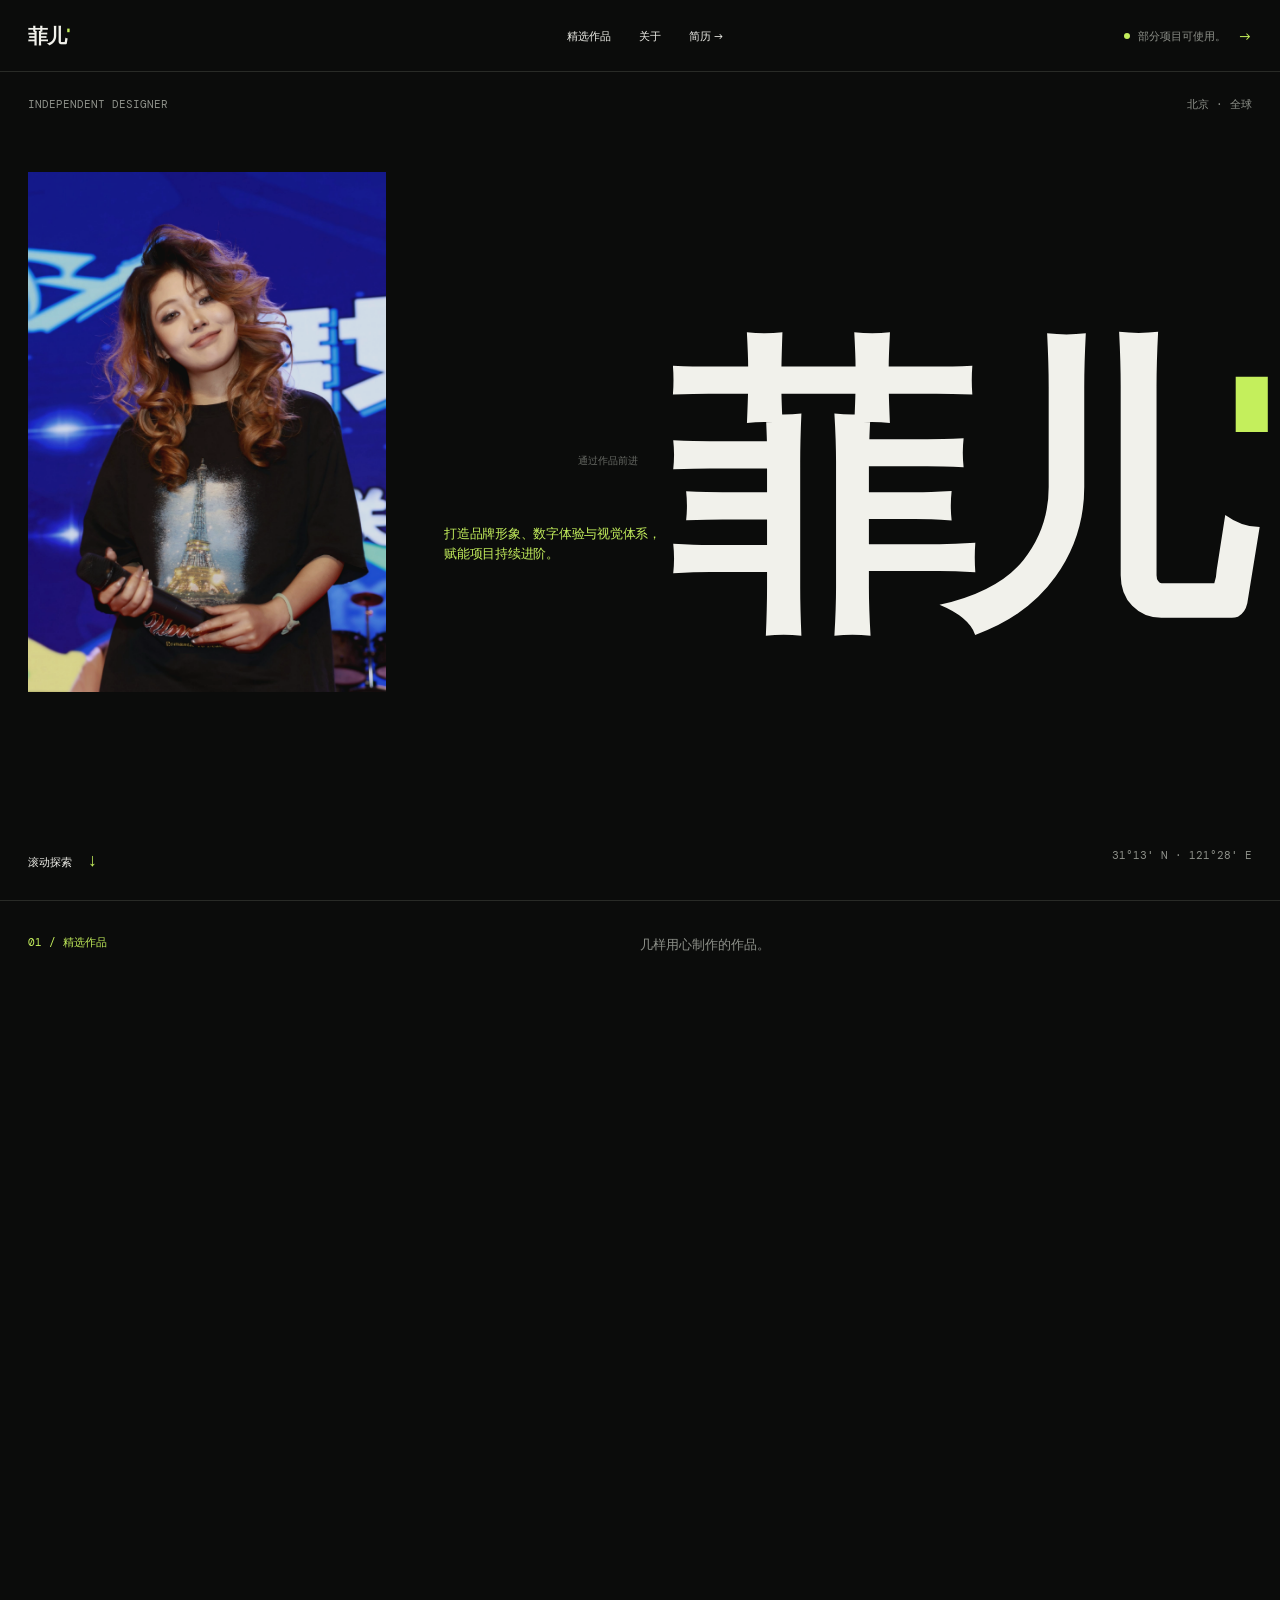
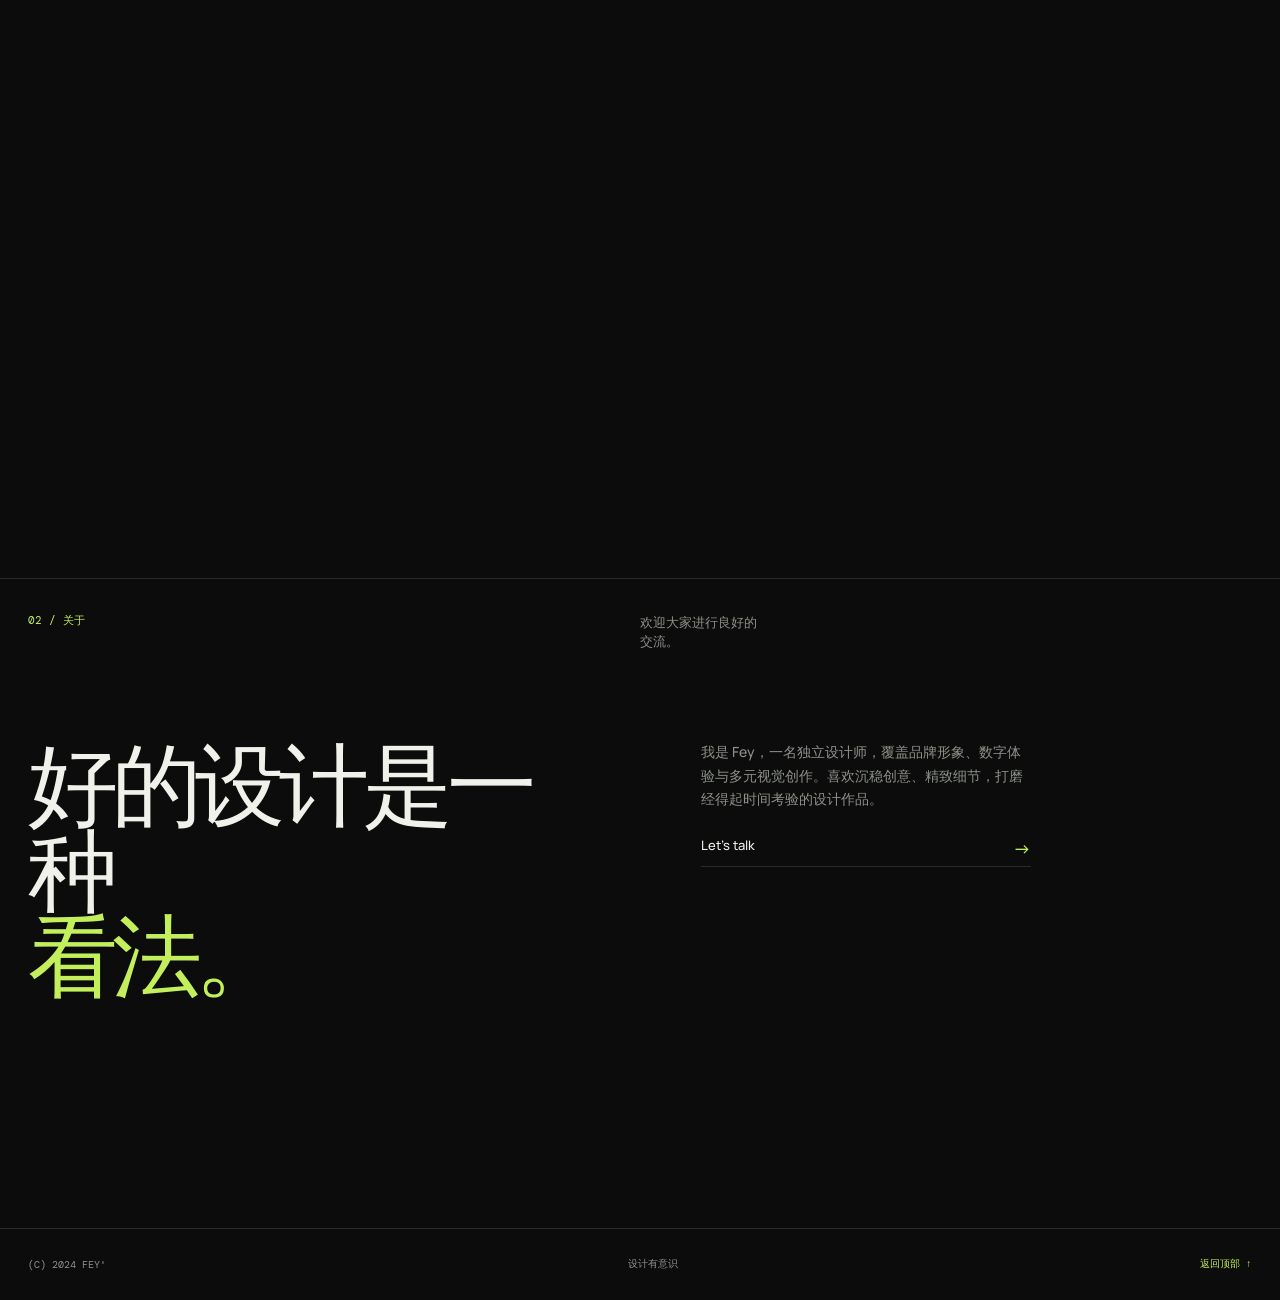
<file: index.html>
<!doctype html>
<html lang="en">
<head>
  <meta charset="UTF-8"><meta name="viewport" content="width=device-width, initial-scale=1.0">
  <title>fey' - Independent Designer</title>
  <link rel="preconnect" href="https://fonts.googleapis.com"><link rel="preconnect" href="https://fonts.gstatic.com" crossorigin>
  <link href="https://fonts.googleapis.com/css2?family=DM+Mono:wght@400;500&amp;family=Manrope:wght@400;500;600;700&amp;display=swap" rel="stylesheet"><link rel="stylesheet" href="styles.css">
</head>
<body class="home">
  <header class="topbar"><a class="wordmark" href="#top">菲儿<span>'</span></a><nav><a href="#work">精选作品</a><a href="#about">关于</a><a href="resume.html">简历 -&gt;</a></nav><div class="availability"><i></i> 部分项目可使用。 <span>-&gt;</span></div></header>
  <main id="top">
    <div class="hero-photo"><img src="images/hero-fey.jpg" alt="Portrait"></div>
    <section class="hero" aria-label="Introduction"><div class="hero-meta"><span>INDEPENDENT DESIGNER</span><span>北京 · 全球</span></div><div class="cursor-stage" aria-hidden="true"><span class="cursor-hint">通过作品前进</span></div><div class="hero-copy"><p class="intro">打造品牌形象、数字体验与视觉体系，<br>赋能项目持续进阶。</p><h1>菲儿<span>'</span></h1></div><div class="hero-bottom"><span class="scroll-label">滚动探索 <b>↓</b></span><span class="coordinates">31°13' N · 121°28' E</span></div></section>
    <section class="work" id="work"><div class="section-head"><p class="eyebrow">01 / 精选作品</p><p class="section-note">几样用心制作的作品。</p></div><div class="masonry">
      <a class="project project-tall" href="project-origo.html" style="--image:url('images/product-01/cover.jpg')"><div class="project-info"><span>01 / 仿生设计</span><span>产品设计，2026</span></div></a>
      <a class="project project-short project-light" href="project-zhixi-cat.html" style="--image:url('images/project-02/cover.jpg')"><div class="project-info"><span>02 / 植栖猫居</span><span>产品设计，2024</span></div></a>
      <a class="project project-short" href="project-torch.html" style="--image:url('images/project-03/cover.jpg')"><div class="project-info"><span>03 / 长征主题设计</span><span>产品设计，2024</span></div></a>
      <a class="project project-tall project-dark" href="project-still-life.html" style="--image:url('images/project-04/cover.jpg')"><div class="project-info"><span>04 / 关怀设计</span><span>产品设计，2026</span></div></a>
      <a class="project project-wide" href="project-noma.html" style="--image:url('images/project-05/cover.jpg')"><div class="project-info"><span>05 / 孟菲斯设计</span><span>家具设计，2026</span></div></a>
      <a class="project project-short" href="project-echo.html" style="--image:url('images/project-06/cover.png')"><div class="project-info"><span>06 / 感官飞行棋</span><span>桌游设计，2024</span></div></a>
      <a class="project project-tall project-light" href="project-five-poisons.html" style="--image:url('images/project-07/cover.jpg')"><div class="project-info"><span>07 / 五毒 IP 设计</span><span>IP设计，2026</span></div></a>
      <a class="project project-wide project-light" href="project-fey-ip.html" style="--image:url('images/project-08/cover.png')"><div class="project-info"><span>08 /品牌设计</span><span>IP设计，2026</span></div></a>
      <a class="project project-tall project-photography" href="project-photography.html" style="--image:url('images/project-09/cover.jpg')"><div class="project-info"><span>09 /摄影与后期</span><span>摄影/后期，2026</span></div></a>
    </div></section>
    <section class="about" id="about"><div class="section-head"><p class="eyebrow">02 / 关于</p><p class="section-note">欢迎大家进行良好的<br>交流。</p></div><div class="about-body"><h2>好的设计是一种<br><em>看法。</em></h2><div><p>我是 Fey，一名独立设计师，覆盖品牌形象、数字体验与多元视觉创作。喜欢沉稳创意、精致细节，打磨经得起时间考验的设计作品。</p><a class="text-link" href="mailto:hello@fey.studio">Let's talk <span>-&gt;</span></a></div></div></section>
  </main><footer><span>(c) 2024 fey'</span><span>设计有意识</span><a href="#top">返回顶部 ↑</a></footer><script src="script.js"></script>
</body></html>
</file>
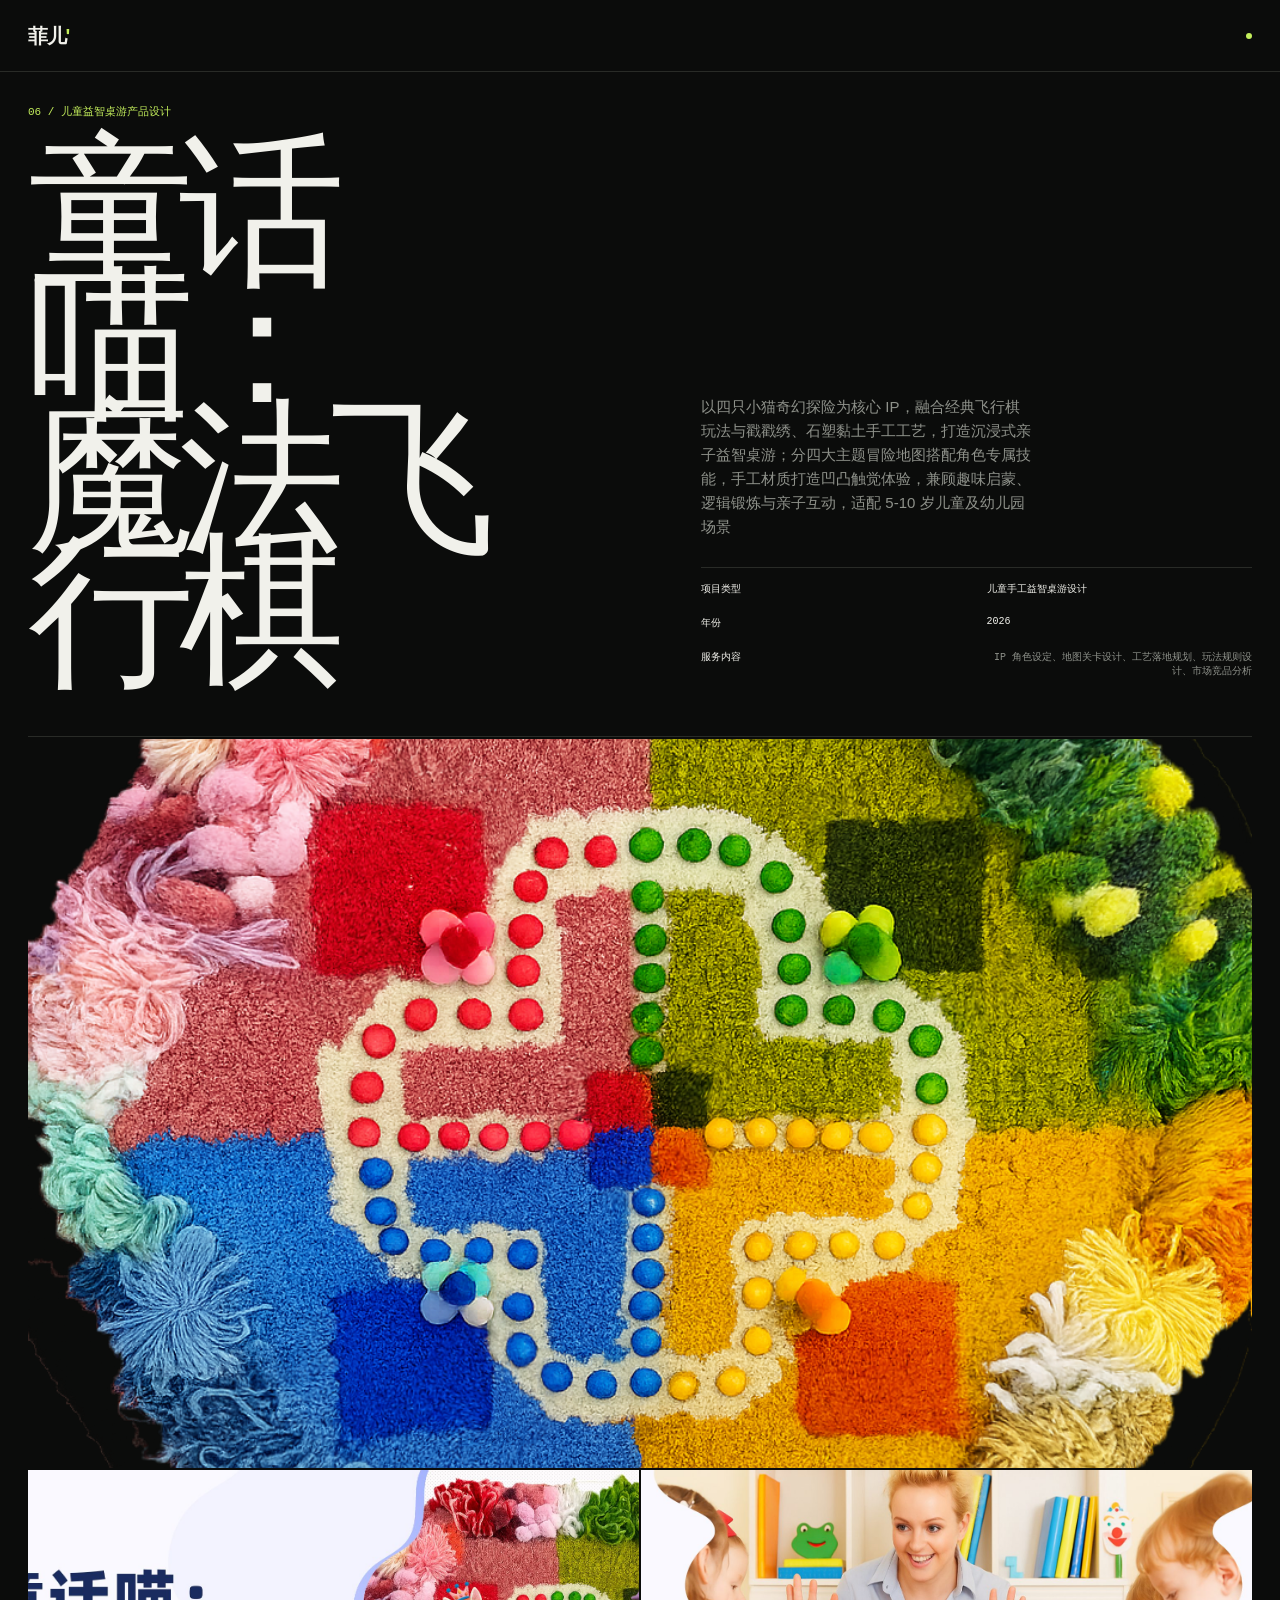
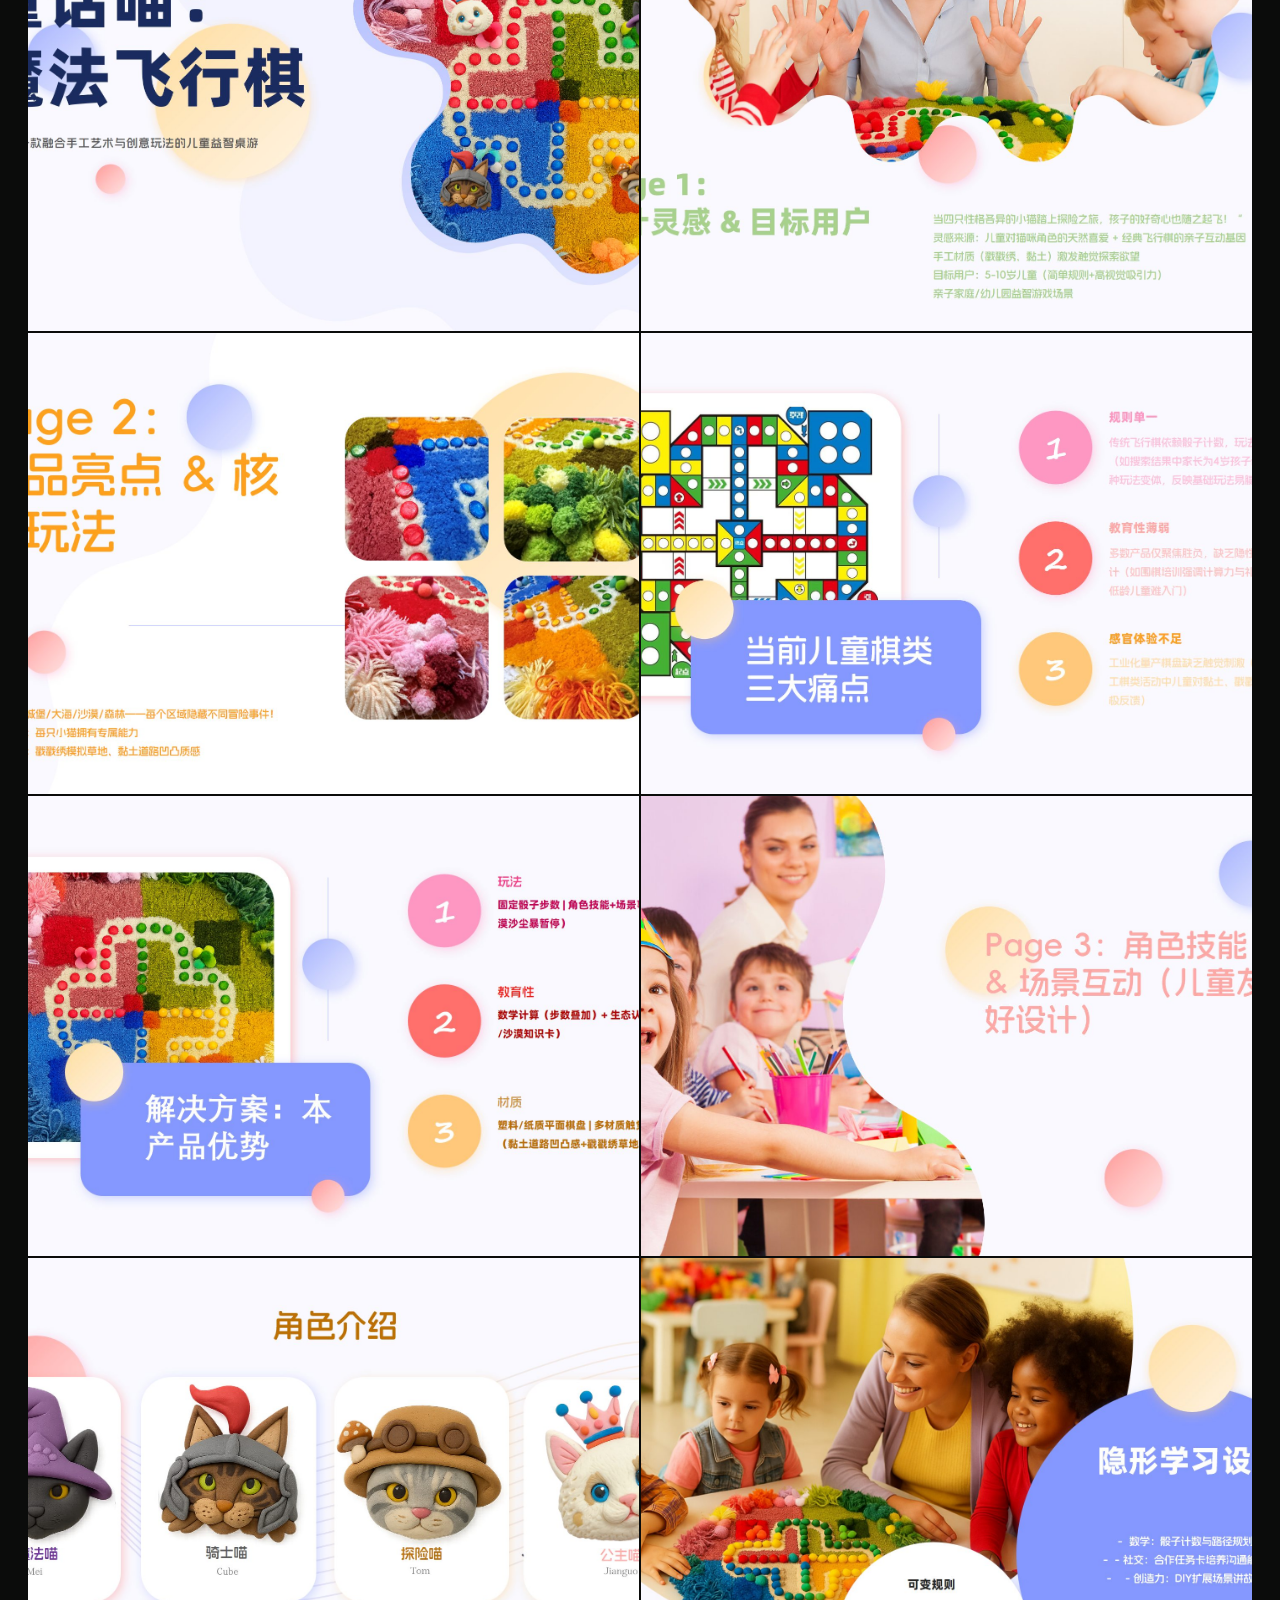
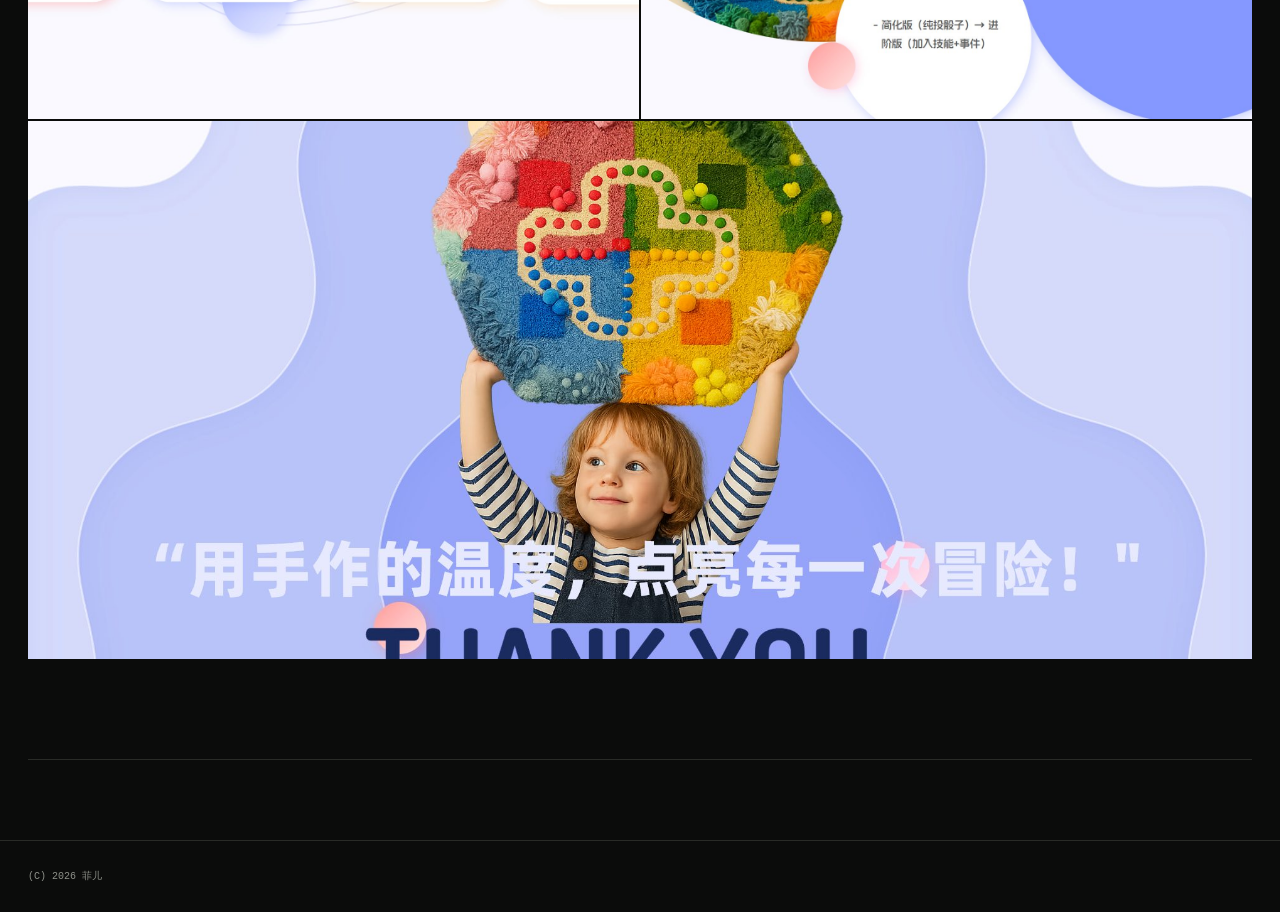
<file: project-echo.html>
<!doctype html>
<html lang="zh-CN">
<head>
  <meta charset="UTF-8">
  <meta name="viewport" content="width=device-width, initial-scale=1.0">
  <title>童话喵：魔法飞行棋 - 菲儿</title>
  <link rel="stylesheet" href="styles.css">
  <link rel="stylesheet" href="lightbox.css">
</head>
<body>
  <header class="topbar">
    <a class="wordmark" href="index.html">菲儿<span>'</span></a>
    <nav><a href="index.html#work"></a><a href="index.html#about"></a><a href="mailto:hello@fey.studio"></a></nav>
    <div class="availability"><i></i></div>
  </header>
  <main class="detail-main">
    <section class="detail-hero">
      <div>
        <p class="detail-kicker">06 / 儿童益智桌游产品设计</p>
        <h1 class="detail-title">童话喵：<br>魔法飞行棋</h1>
      </div>
      <div>
        <p class="detail-lead">以四只小猫奇幻探险为核心 IP，融合经典飞行棋玩法与戳戳绣、石塑黏土手工工艺，打造沉浸式亲子益智桌游；分四大主题冒险地图搭配角色专属技能，手工材质打造凹凸触觉体验，兼顾趣味启蒙、逻辑锻炼与亲子互动，适配 5-10 岁儿童及幼儿园场景</p>
        <div class="detail-meta">
          <span>项目类型</span><span>儿童手工益智桌游设计</span>
          <span>年份</span><span>2026</span>
          <span>服务内容</span><span>IP 角色设定、地图关卡设计、工艺落地规划、玩法规则设计、市场竞品分析</span>
        </div>
      </div>
    </section>
    <section class="detail-gallery">
      <img src="images/project-06/cover.png" alt="童话喵魔法飞行棋手工棋盘">
      <img src="images/project-06/detail-01.jpg" alt="童话喵魔法飞行棋项目封面">
      <img src="images/project-06/detail-02.jpg" alt="设计灵感与目标用户">
      <img src="images/project-06/detail-03.jpg" alt="产品亮点与核心玩法">
      <img src="images/project-06/detail-04.jpg" alt="当前儿童棋类产品痛点">
      <img src="images/project-06/detail-05.jpg" alt="产品优势与材料说明">
      <img src="images/project-06/detail-06.jpg" alt="角色技能与场景互动">
      <img src="images/project-06/detail-07.jpg" alt="角色介绍">
      <img src="images/project-06/detail-08.jpg" alt="隐形学习设计">
      <img src="images/project-06/detail-09.jpg" alt="童话喵魔法飞行棋项目结尾">
    </section>
    <div class="detail-nav"><a href="project-noma.html"></a><a href="project-pale-blue.html"></a></div>
  </main>
  <footer><span>(c) 2026 菲儿</span><span></span><a href="index.html"></a></footer>
  <script src="lightbox.js"></script>
</body>
</html>
</file>
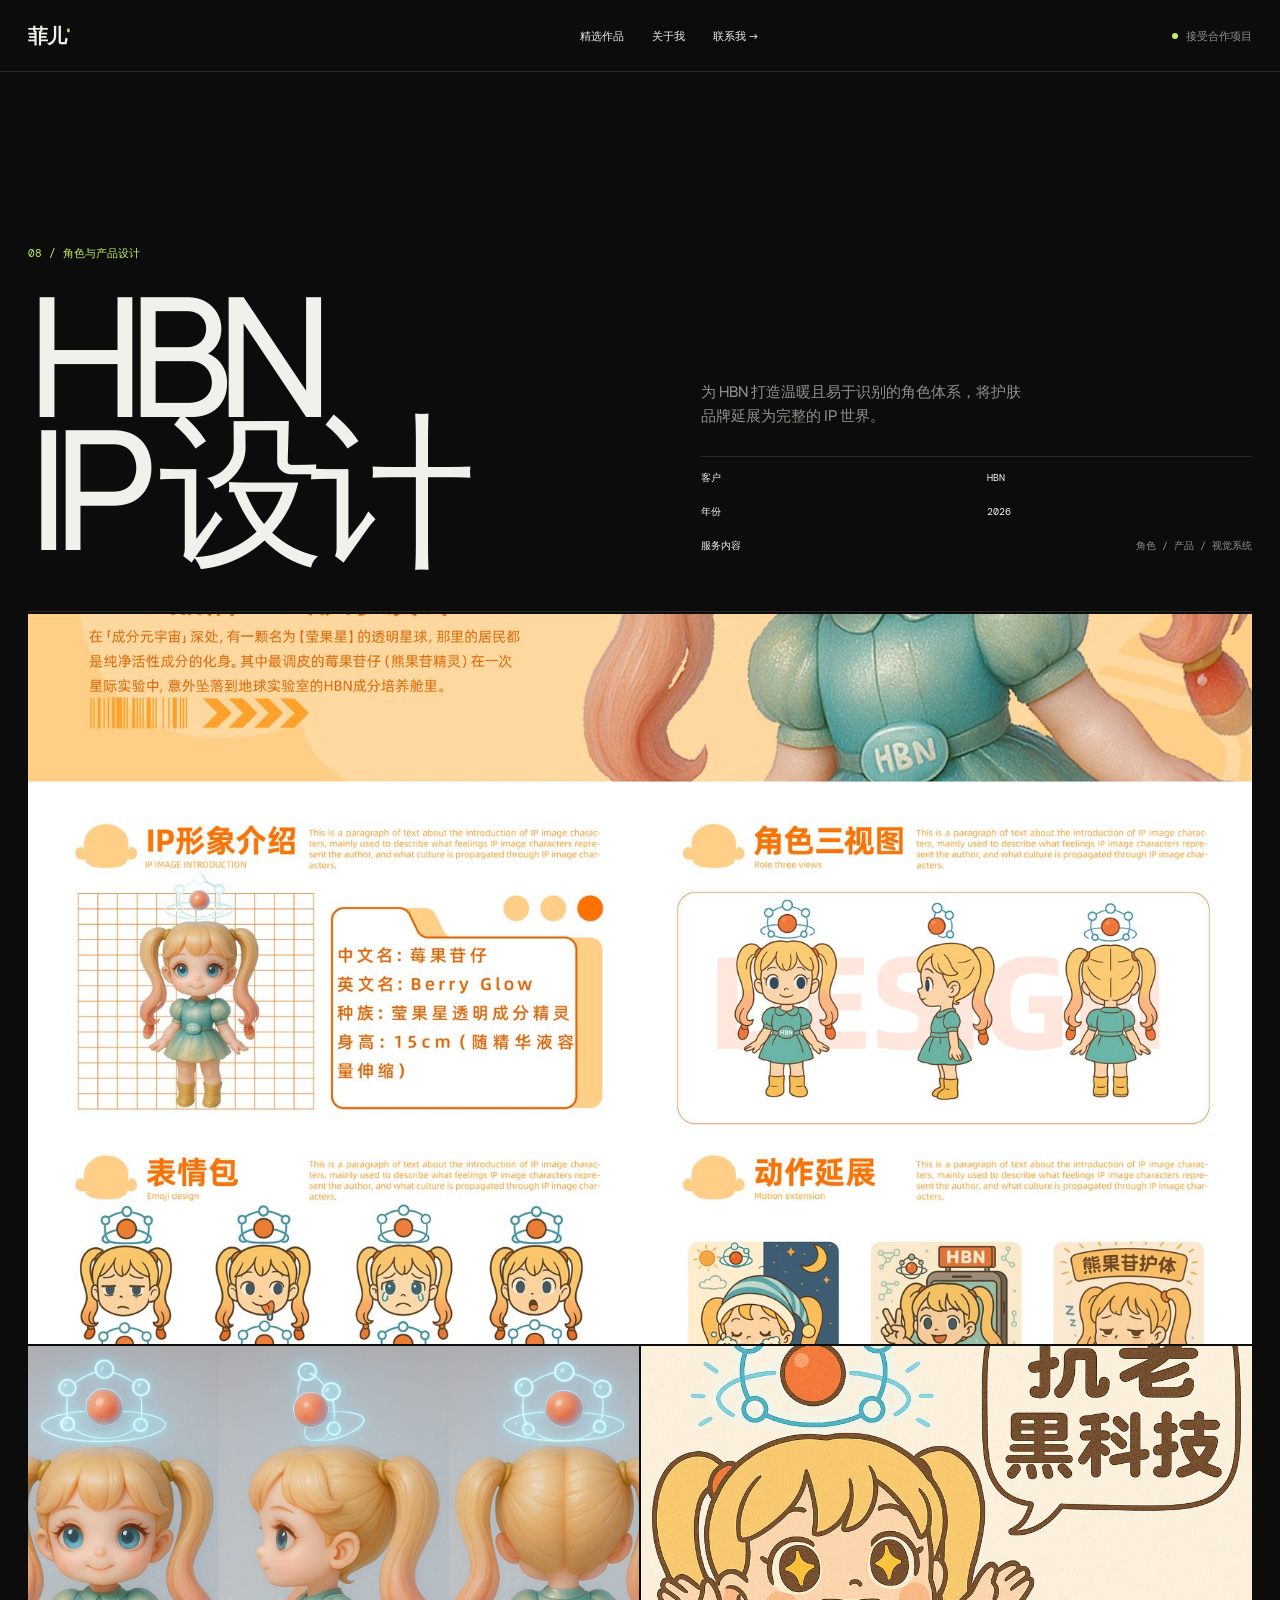
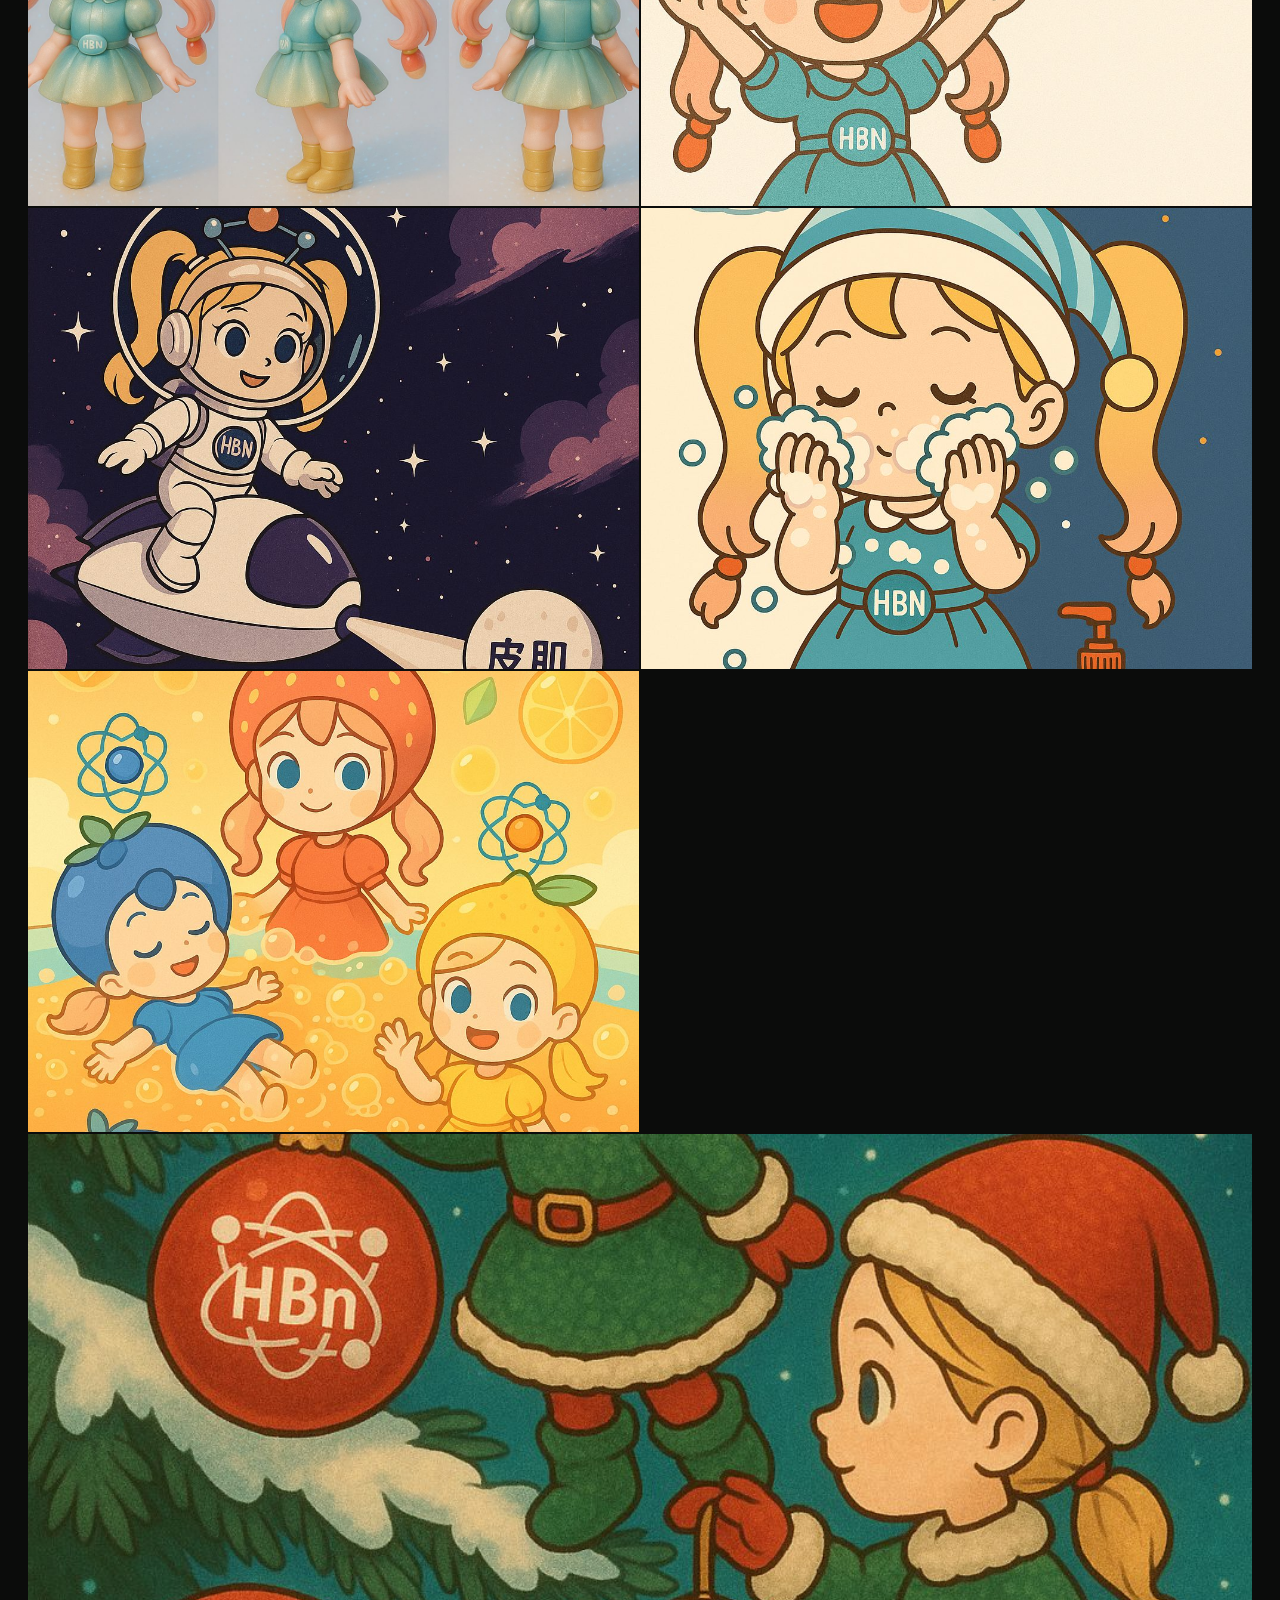
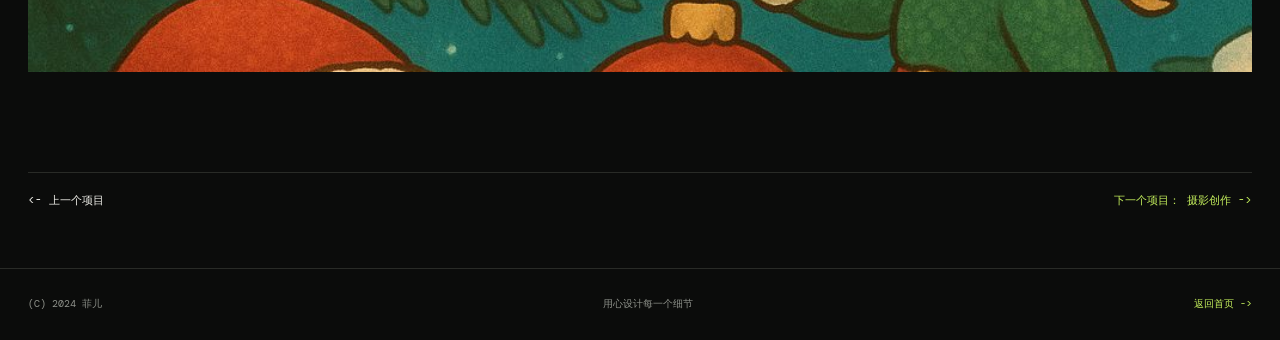
<file: project-fey-ip.html>
﻿<!doctype html>
<html lang="zh-CN">
<head>
  <meta charset="UTF-8">
  <meta name="viewport" content="width=device-width, initial-scale=1.0">
  <title>HBN IP 设计 - 菲儿</title>
  <link rel="preconnect" href="https://fonts.googleapis.com">
  <link rel="preconnect" href="https://fonts.gstatic.com" crossorigin>
  <link href="https://fonts.googleapis.com/css2?family=DM+Mono:wght@400;500&family=Manrope:wght@400;500;600;700&display=swap" rel="stylesheet">
  <link rel="stylesheet" href="styles.css">
  <link rel="stylesheet" href="lightbox.css">
</head>
<body>
  <header class="topbar">
    <a class="wordmark" href="index.html">菲儿<span>'</span></a>
    <nav><a href="index.html#work">精选作品</a><a href="index.html#about">关于我</a><a href="mailto:hello@fey.studio">联系我 -&gt;</a></nav>
    <div class="availability"><i></i> 接受合作项目</div>
  </header>
  <main class="detail-main">
    <section class="detail-hero">
      <div><p class="detail-kicker">08 / 角色与产品设计</p><h1 class="detail-title">HBN<br>IP 设计</h1></div>
      <div>
        <p class="detail-lead">为 HBN 打造温暖且易于识别的角色体系，将护肤品牌延展为完整的 IP 世界。</p>
        <div class="detail-meta"><span>客户</span><span>HBN</span><span>年份</span><span>2026</span><span>服务内容</span><span>角色 / 产品 / 视觉系统</span></div>
      </div>
    </section>
    <section class="detail-gallery">
      <img src="images/project-08/detail-01.jpg" alt="HBN IP character design presentation board">
      <img src="images/project-08/detail-02.jpg" alt="HBN IP character front side and back views">
      <img src="images/project-08/detail-03.jpg" alt="HBN IP character with anti-aging technology message">
      <img src="images/project-08/detail-04.jpg" alt="A-Whitening science fiction poster featuring the HBN character">
      <img src="images/project-08/detail-05.jpg" alt="HBN character skincare scene illustration">
      <img src="images/project-08/detail-06.jpg" alt="HBN fruit vitamin character world illustration">
      <img src="images/project-08/detail-07.jpg" alt="HBN Christmas character world illustration">
    </section>
    <div class="detail-nav"><a href="project-five-poisons.html">&lt;- 上一个项目</a><a href="project-photography.html">下一个项目： 摄影创作 -&gt;</a></div>
  </main>
  <footer><span>(c) 2024 菲儿</span><span>用心设计每一个细节</span><a href="index.html">返回首页 -&gt;</a></footer>
  <script src="lightbox.js"></script>
</body>
</html>
</file>
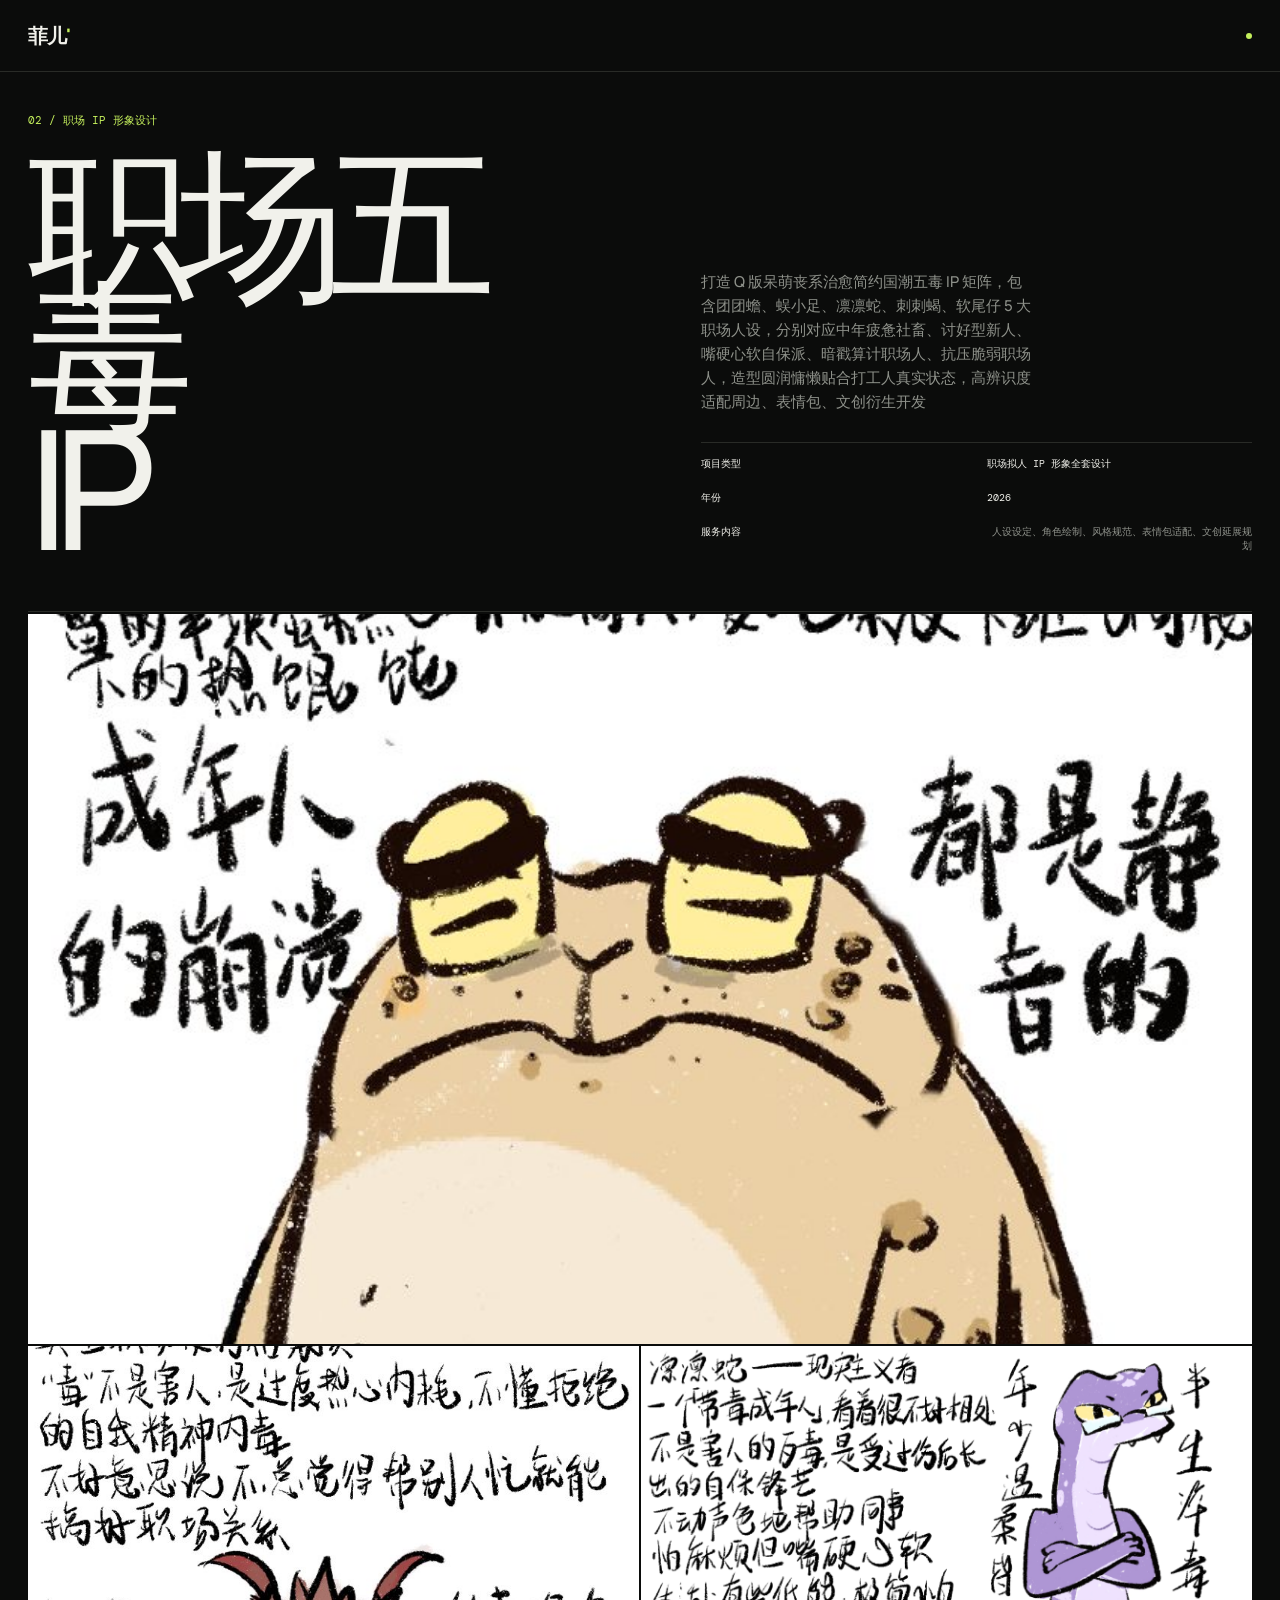
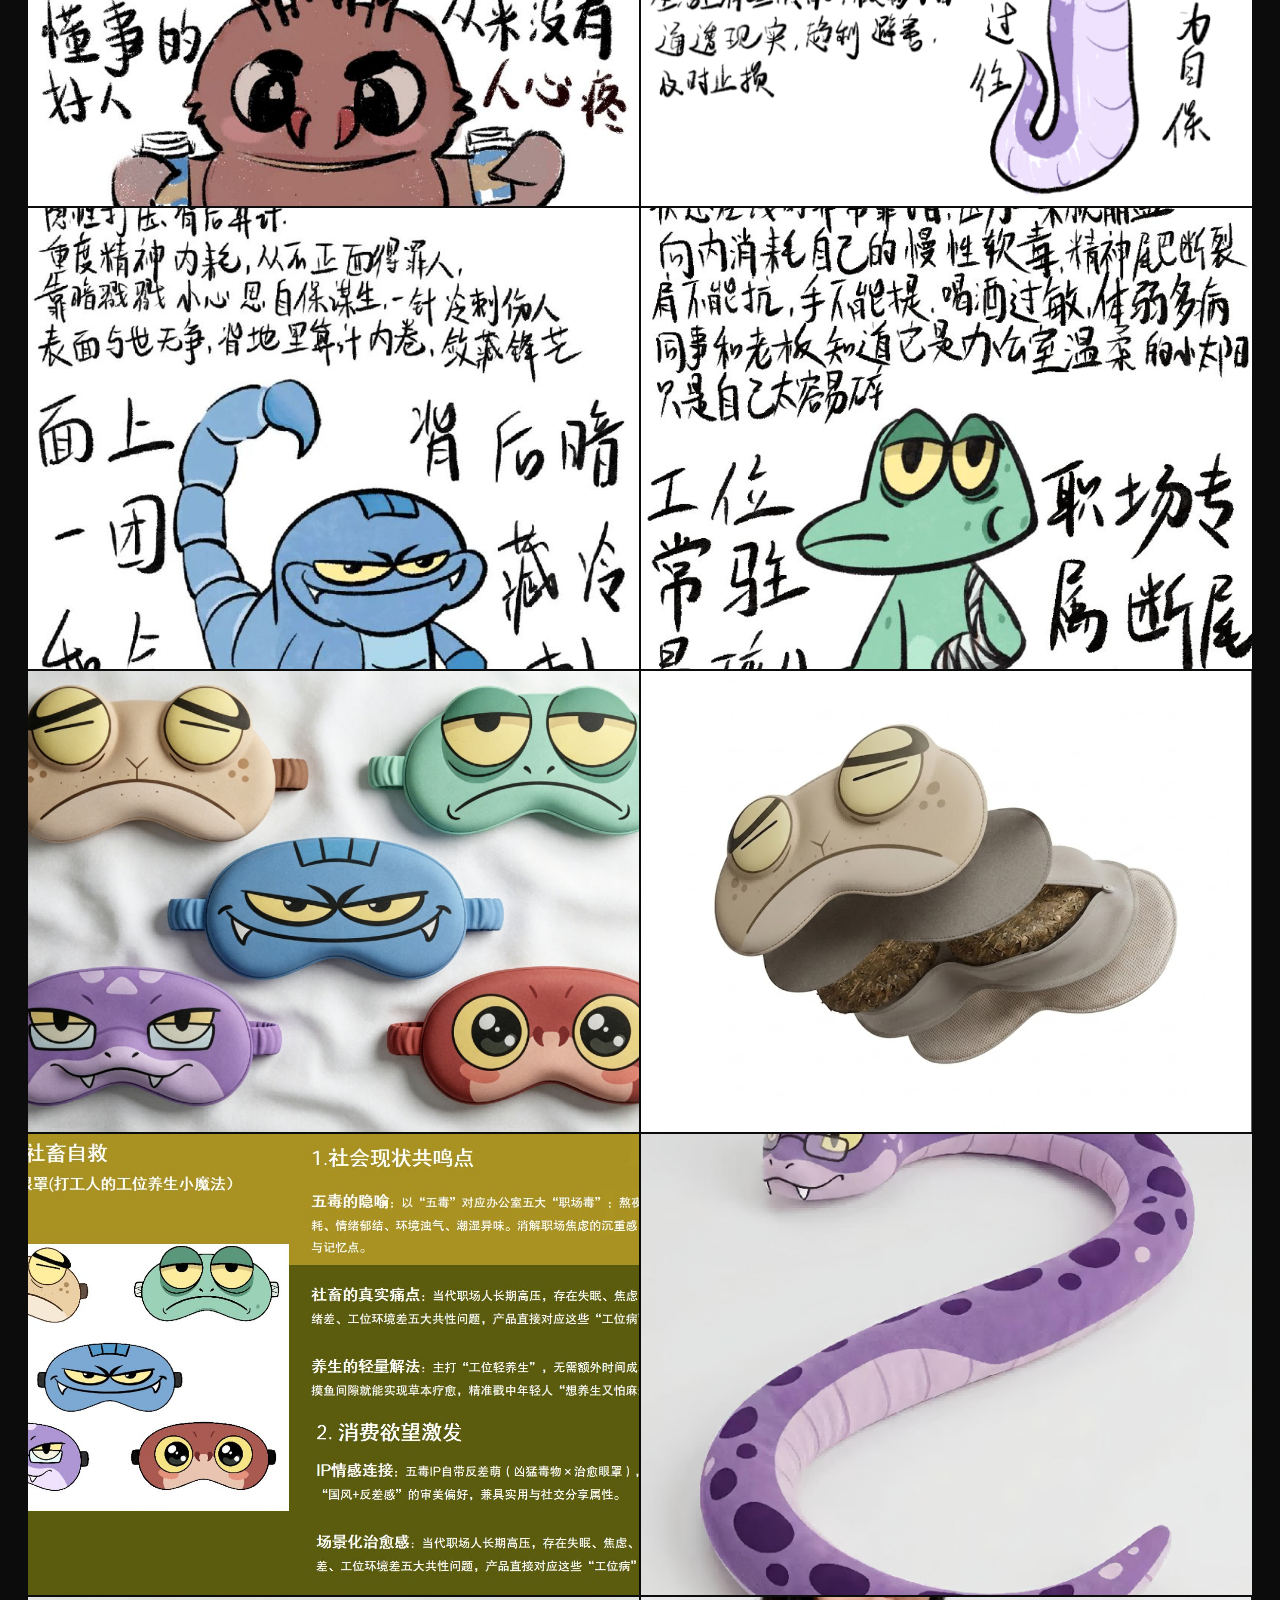
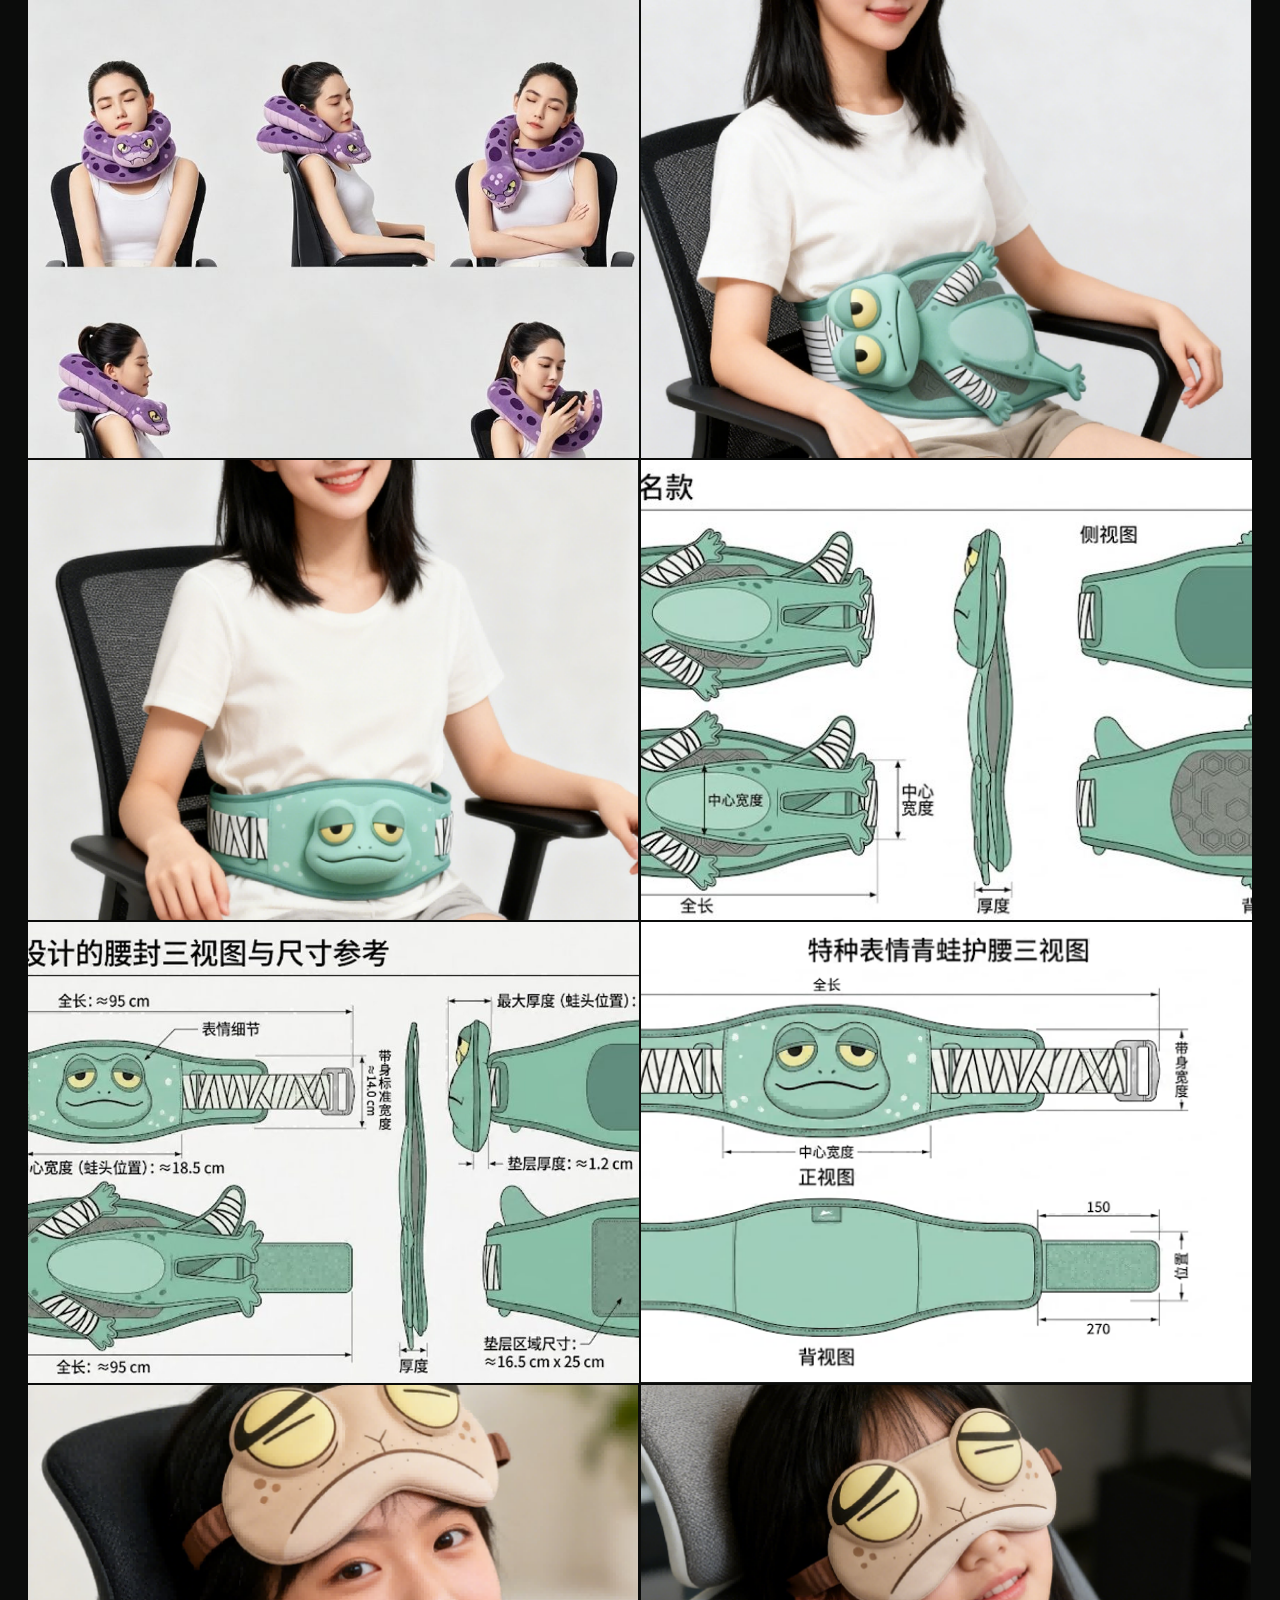
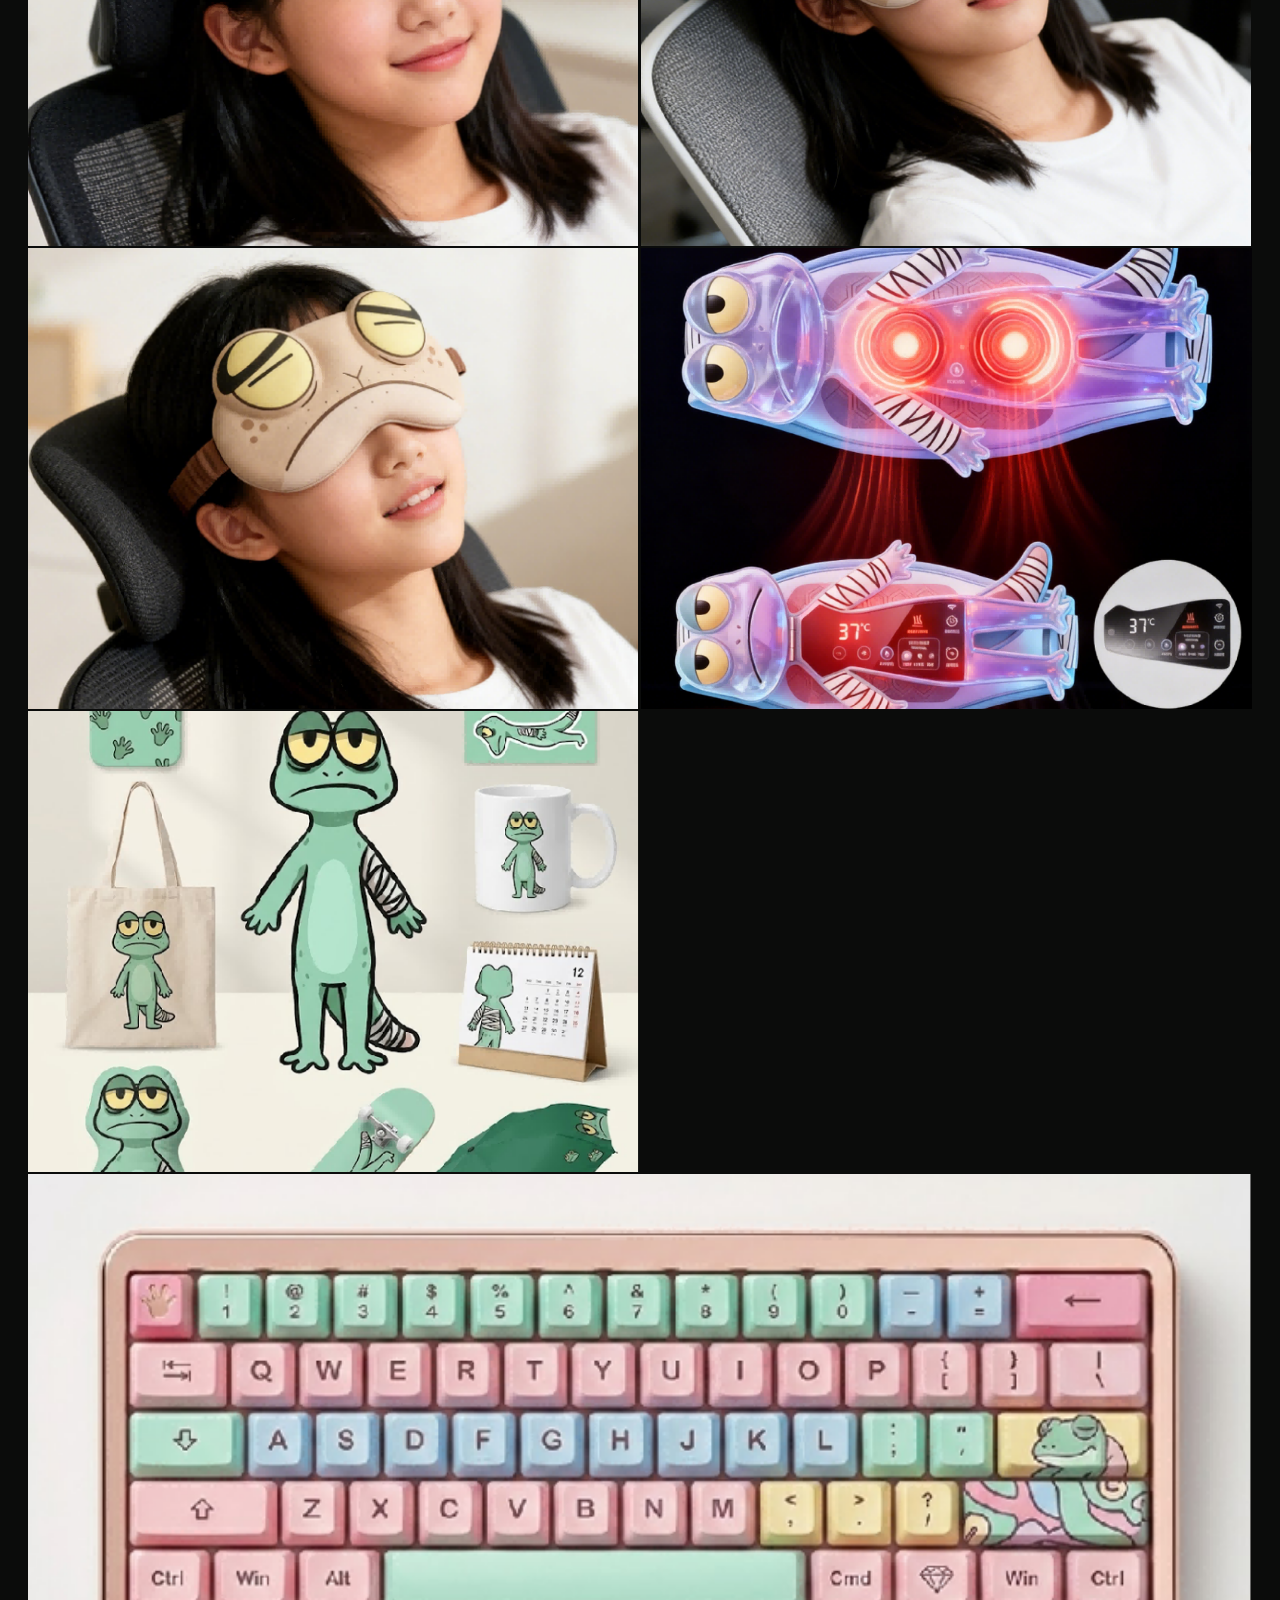
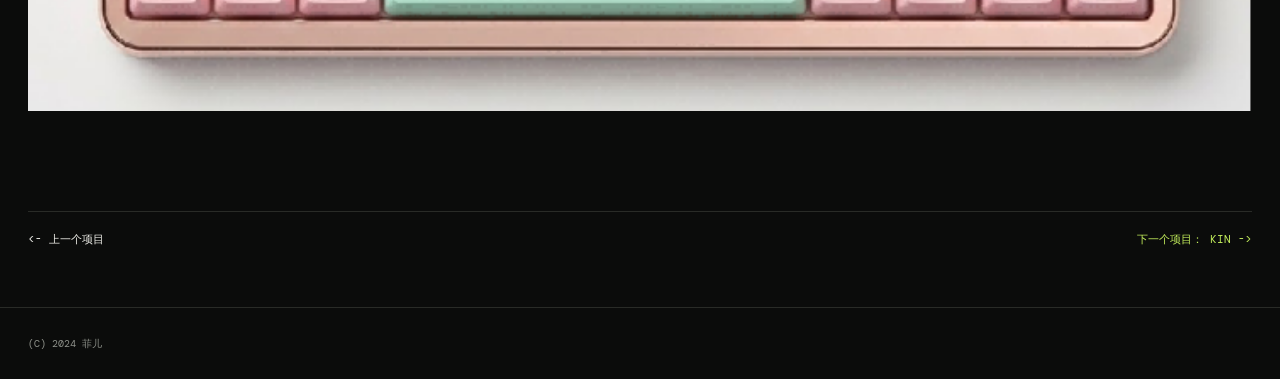
<file: project-five-poisons.html>
<!doctype html>
<html lang="zh-CN">
<head>
  <meta charset="UTF-8">
  <meta name="viewport" content="width=device-width, initial-scale=1.0">
  <title>职场五毒 IP - 菲儿</title>
  <link rel="preconnect" href="https://fonts.googleapis.com">
  <link rel="preconnect" href="https://fonts.gstatic.com" crossorigin>
  <link href="https://fonts.googleapis.com/css2?family=DM+Mono:wght@400;500&amp;family=Manrope:wght@400;500;600;700&amp;display=swap" rel="stylesheet">
  <link rel="stylesheet" href="styles.css">
  <link rel="stylesheet" href="lightbox.css">
</head>
<body>
  <header class="topbar">
    <a class="wordmark" href="index.html">菲儿<span>'</span></a>
    <nav><a href="index.html#work"></a><a href="index.html#about"></a><a href="mailto:hello@fey.studio"></a></nav>
    <div class="availability"><i></i></div>
  </header>
  <main class="detail-main">
    <section class="detail-hero">
      <div>
        <p class="detail-kicker">02 / 职场 IP 形象设计</p>
        <h1 class="detail-title">职场五毒<br>IP</h1>
      </div>
      <div>
        <p class="detail-lead">打造 Q 版呆萌丧系治愈简约国潮五毒 IP 矩阵，包含团团蟾、蜈小足、凛凛蛇、刺刺蝎、软尾仔 5 大职场人设，分别对应中年疲惫社畜、讨好型新人、嘴硬心软自保派、暗戳算计职场人、抗压脆弱职场人，造型圆润慵懒贴合打工人真实状态，高辨识度适配周边、表情包、文创衍生开发</p>
        <div class="detail-meta">
          <span>项目类型</span><span>职场拟人 IP 形象全套设计</span>
          <span>年份</span><span>2026</span>
          <span>服务内容</span><span>人设设定、角色绘制、风格规范、表情包适配、文创延展规划</span>
        </div>
      </div>
    </section>
    <section class="detail-gallery">
      <img src="images/project-07/detail-01.jpg" alt="职场五毒 IP 角色设定总览">
      <img src="images/project-07/detail-02.jpg" alt="团团蟾角色设定">
      <img src="images/project-07/detail-03.png" alt="蜈小足角色设定">
      <img src="images/project-07/detail-04.jpg" alt="凛凛蛇角色设定">
      <img src="images/project-07/detail-05.jpg" alt="刺刺蝎角色设定">
      <img src="images/project-07/detail-06.png" alt="软尾仔角色设定">
      <img src="images/project-07/detail-07.png" alt="职场五毒护眼罩产品组图">
      <img src="images/project-07/detail-08.jpg" alt="护眼罩结构展示">
      <img src="images/project-07/detail-09.png" alt="蛇形颈枕产品展示">
      <img src="images/project-07/detail-10.jpg" alt="蛇形颈枕使用场景">
      <img src="images/project-07/detail-11.png" alt="职场五毒护腰带使用场景">
      <img src="images/project-07/detail-12.png" alt="职场五毒护腰带正面使用场景">
      <img src="images/project-07/detail-13.jpg" alt="职场五毒产品三视图设计">
      <img src="images/project-07/detail-14.jpg" alt="人体工学腰部尺寸参考">
      <img src="images/project-07/detail-15.png" alt="特色表情青蛙护腰三视图">
      <img src="images/project-07/detail-16.png" alt="职场五毒护眼罩佩戴场景">
      <img src="images/project-07/detail-17.png" alt="职场五毒护眼罩办公场景">
      <img src="images/project-07/detail-18.png" alt="职场五毒护眼罩休息场景">
      <img src="images/project-07/detail-19.png" alt="蛇形暖腹产品概念">
      <img src="images/project-07/detail-20.png" alt="职场五毒周边产品延展">
      <img src="images/project-07/detail-21.png" alt="职场五毒主题键盘设计">
    </section>
    <div class="detail-nav"><a href="project-echo.html">&lt;- 上一个项目</a><a href="project-kin.html">下一个项目： Kin -&gt;</a></div>
  </main>
  <footer><span>(c) 2024 菲儿</span><span></span><a href="index.html"></a></footer>
  <script src="lightbox.js"></script>
</body>
</html>
</file>
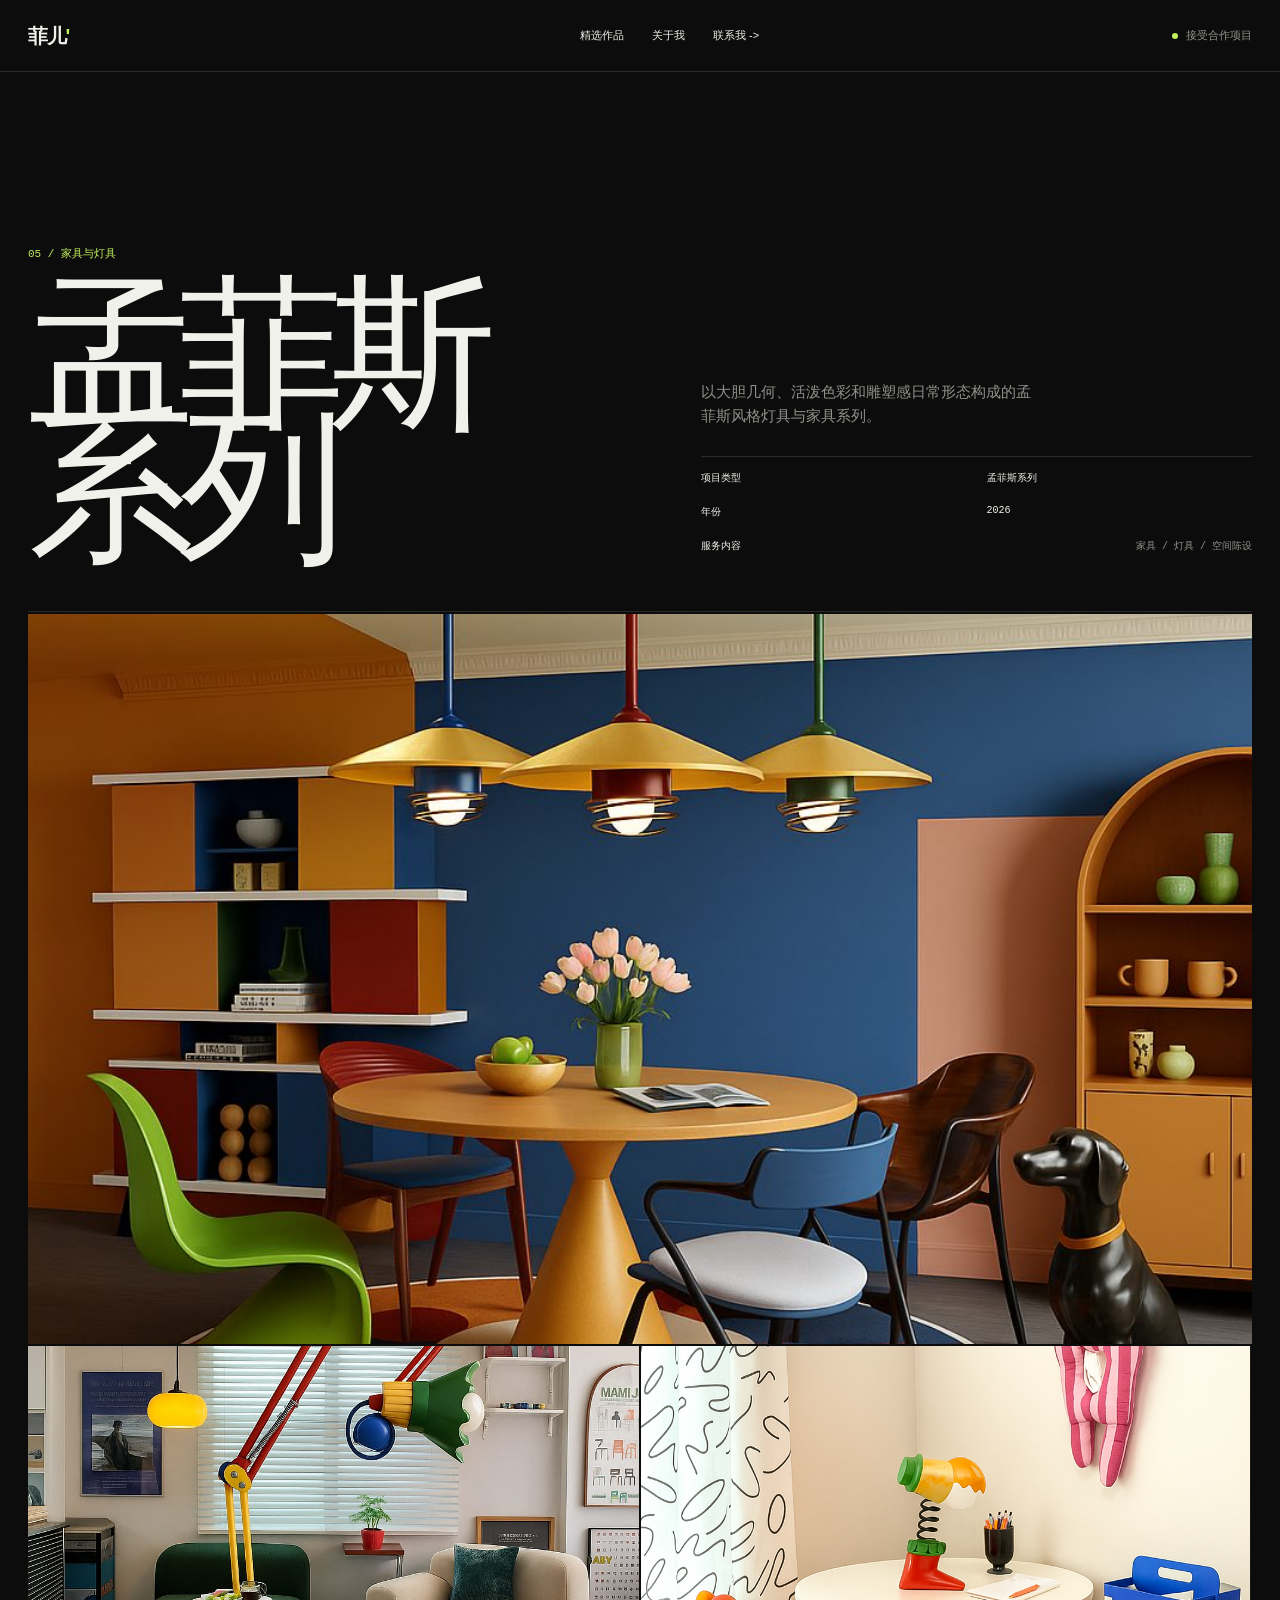
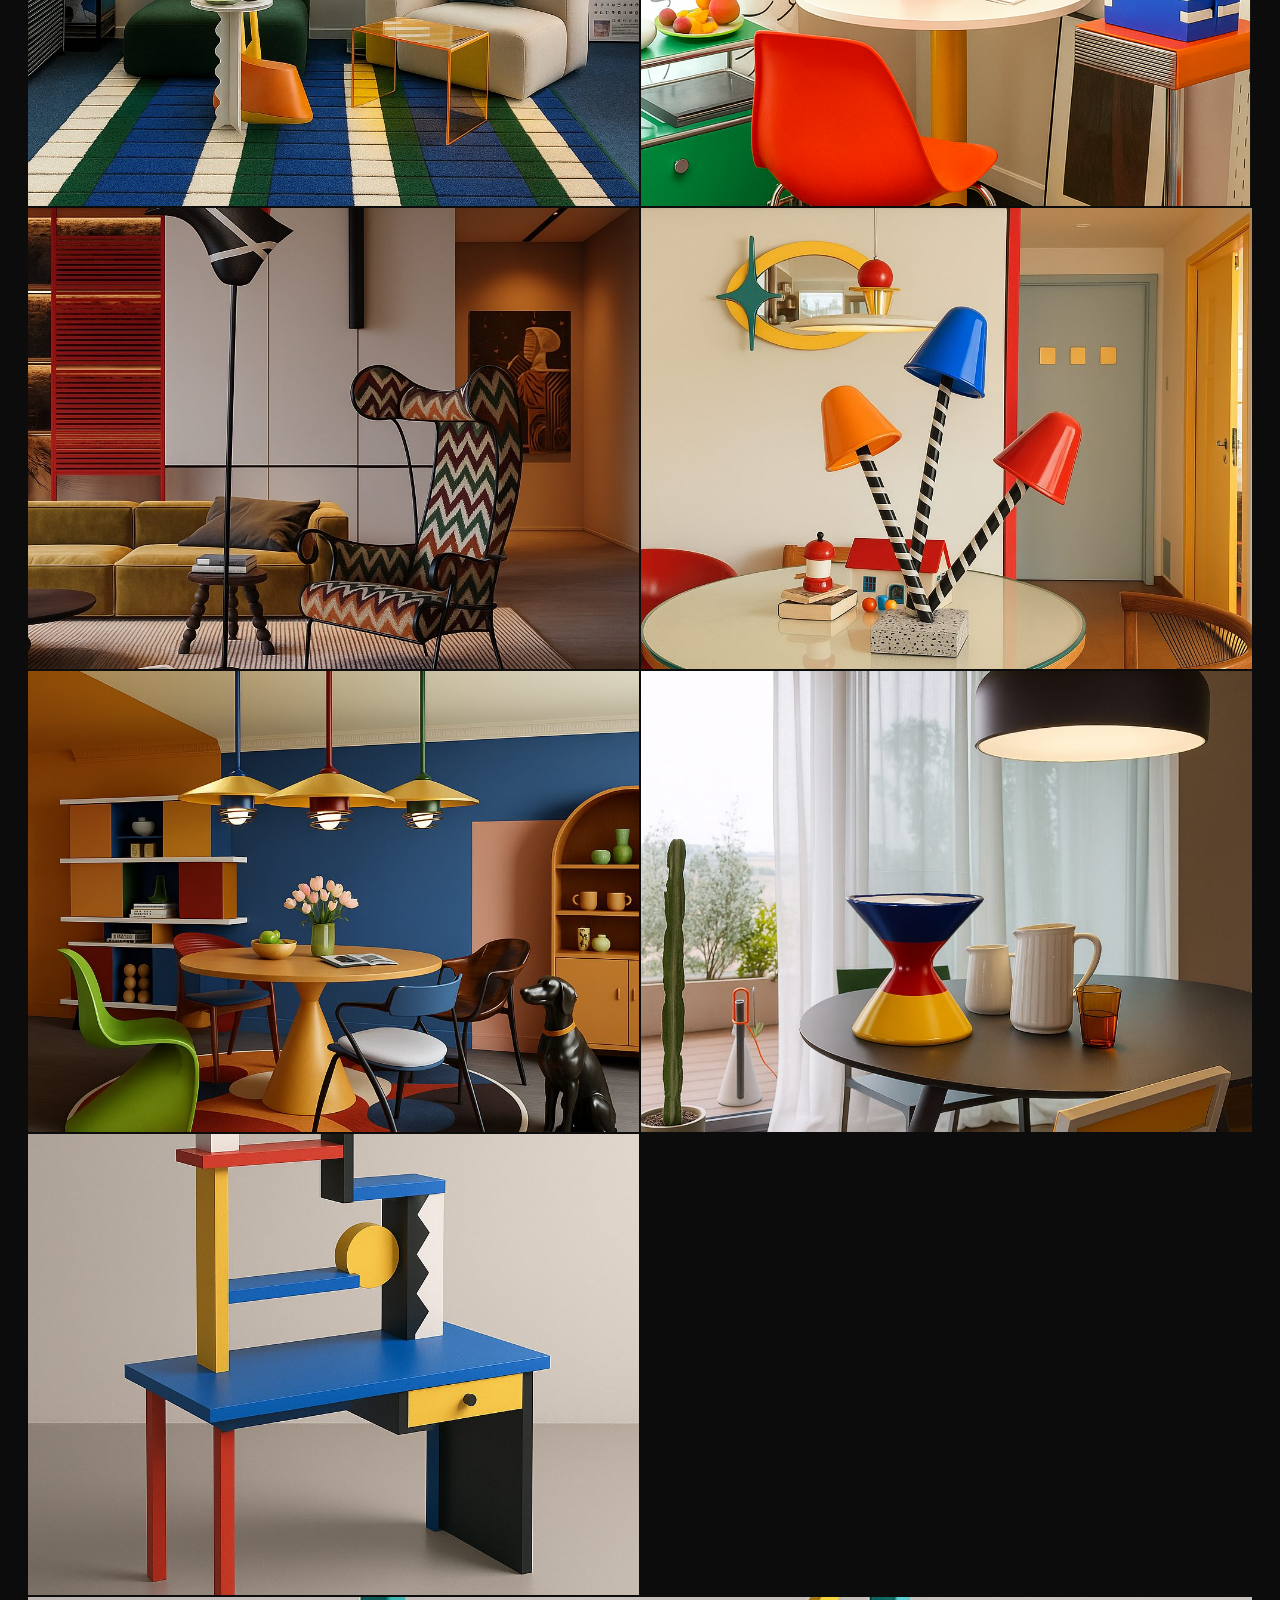
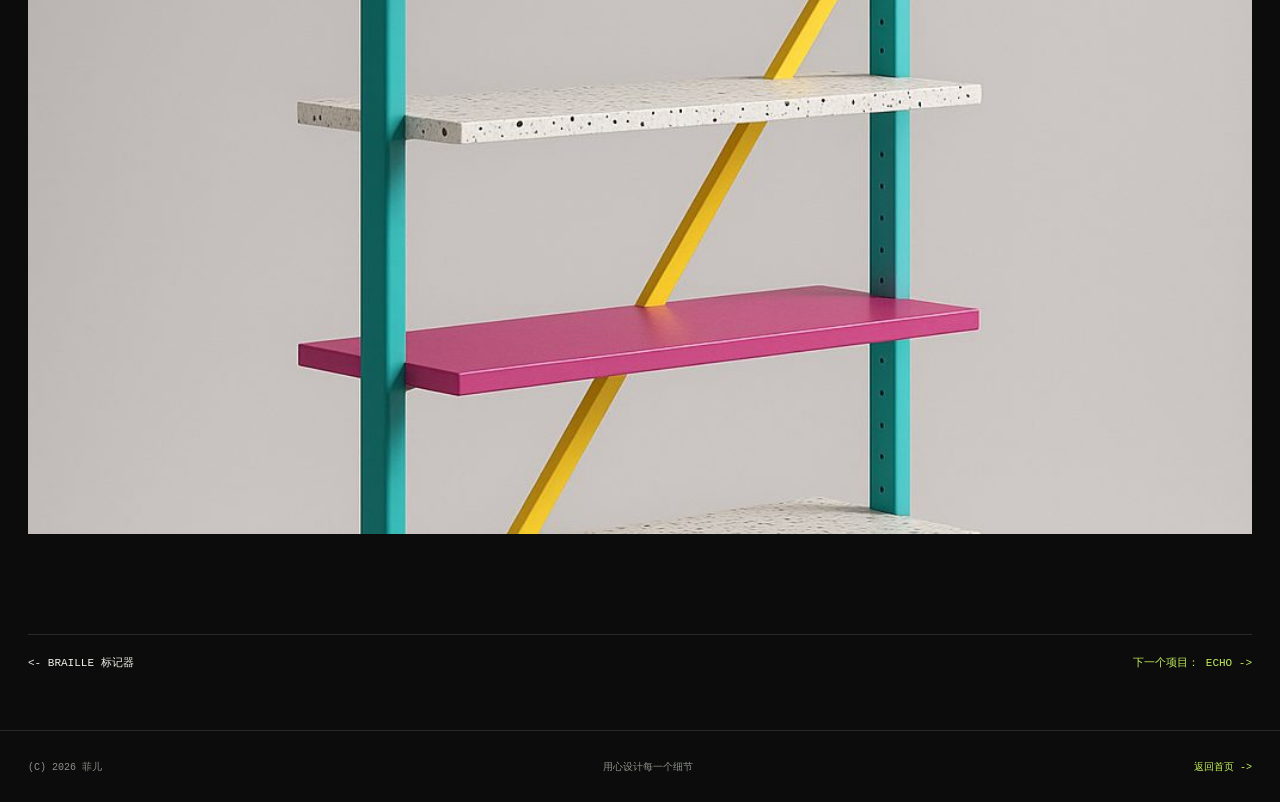
<file: project-noma.html>
﻿<!doctype html><html lang="zh-CN"><head><meta charset="UTF-8"><meta name="viewport" content="width=device-width, initial-scale=1.0"><title>孟菲斯系列 - 菲儿</title><link rel="stylesheet" href="styles.css"><link rel="stylesheet" href="lightbox.css"></head><body><header class="topbar"><a class="wordmark" href="index.html">菲儿<span>'</span></a><nav><a href="index.html#work">精选作品</a><a href="index.html#about">关于我</a><a href="mailto:hello@fey.studio">联系我 -&gt;</a></nav><div class="availability"><i></i> 接受合作项目</div></header><main class="detail-main"><section class="detail-hero"><div><p class="detail-kicker">05 / 家具与灯具</p><h1 class="detail-title">孟菲斯<br>系列</h1></div><div><p class="detail-lead">以大胆几何、活泼色彩和雕塑感日常形态构成的孟菲斯风格灯具与家具系列。</p><div class="detail-meta"><span>项目类型</span><span>孟菲斯系列</span><span>年份</span><span>2026</span><span>服务内容</span><span>家具 / 灯具 / 空间陈设</span></div></div></section><section class="detail-gallery"><img src="images/project-05/cover.jpg" alt="孟菲斯 dining room with colorful pendant lights and furniture"><img src="images/project-05/detail-01.jpg" alt="孟菲斯 living room with articulated floor lamp"><img src="images/project-05/detail-02.png" alt="孟菲斯 workspace with sculptural lamp and furniture"><img src="images/project-05/detail-03.jpg" alt="孟菲斯 lounge with patterned armchair and floor lamp"><img src="images/project-05/detail-04.jpg" alt="Colorful 孟菲斯 pendant lamps over a dining table"><img src="images/project-05/detail-05.jpg" alt="孟菲斯 dining room 系列 view"><img src="images/project-05/detail-06.jpg" alt="Minimal dining setting with sculptural pendant lamp"><img src="images/project-05/detail-07.jpg" alt="Geometric 孟菲斯 writing desk"><img src="images/project-05/detail-08.jpg" alt="Colorful modular 孟菲斯 shelving"></section><div class="detail-nav"><a href="project-still-life.html">&lt;- Braille 标记器</a><a href="project-echo.html">下一个项目： Echo -&gt;</a></div></main><footer><span>(c) 2026 菲儿</span><span>用心设计每一个细节</span><a href="index.html">返回首页 -&gt;</a></footer><script src="lightbox.js"></script></body></html>
</file>
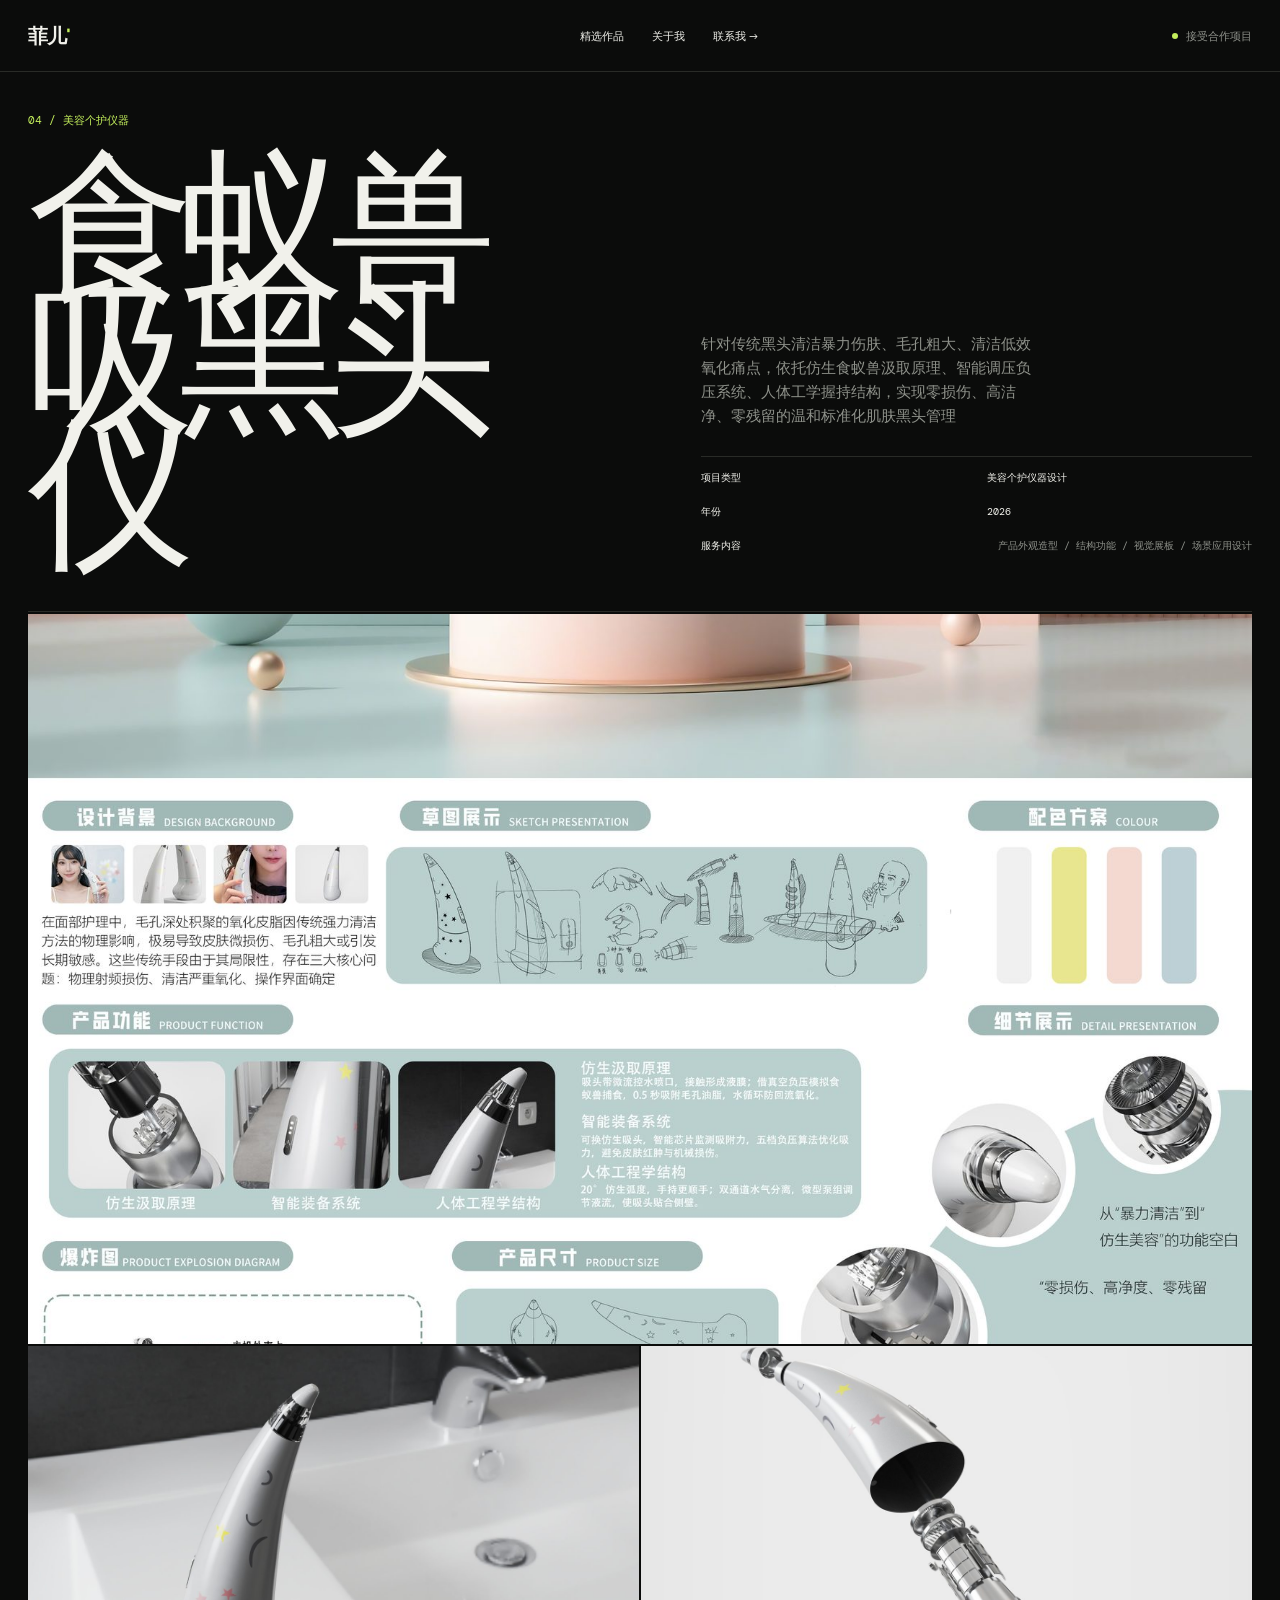
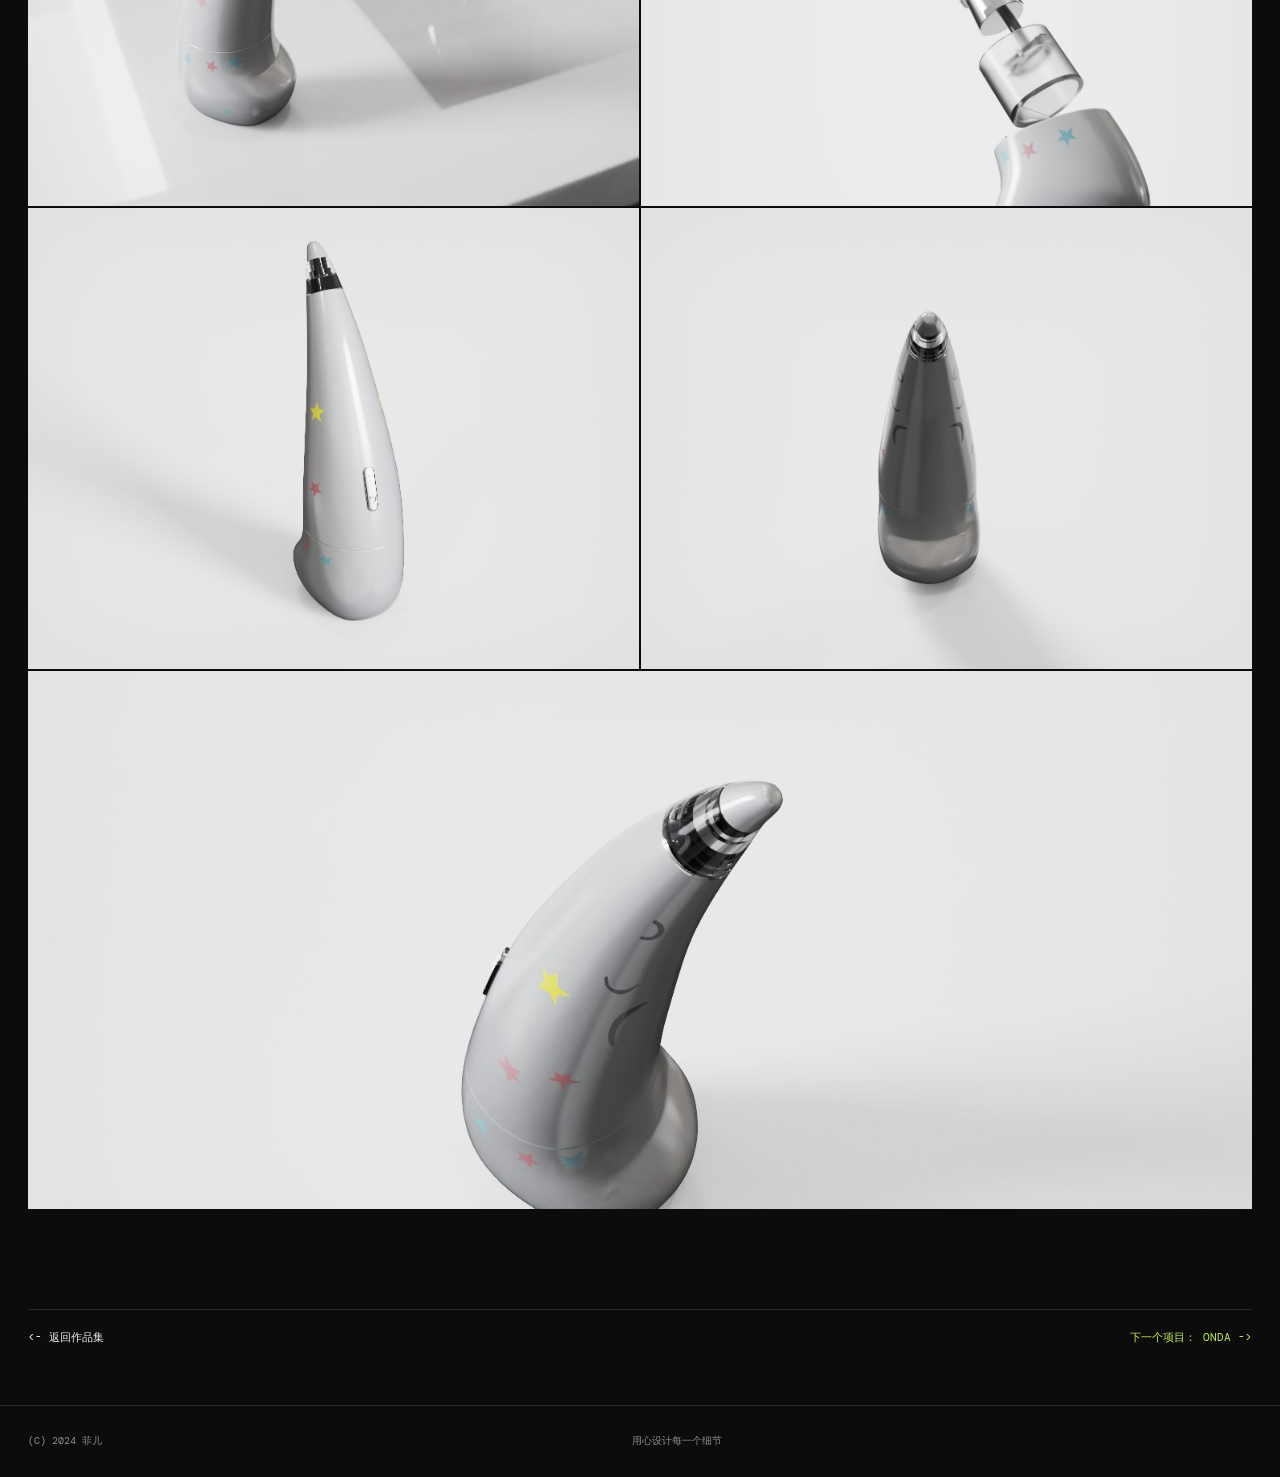
<file: project-origo.html>
<!doctype html>
<html lang="zh-CN">
<head>
  <meta charset="UTF-8">
  <meta name="viewport" content="width=device-width, initial-scale=1.0">
  <title>食蚁兽吸黑头仪 - 菲儿</title>
  <link rel="preconnect" href="https://fonts.googleapis.com">
  <link rel="preconnect" href="https://fonts.gstatic.com" crossorigin>
  <link href="https://fonts.googleapis.com/css2?family=DM+Mono:wght@400;500&amp;family=Manrope:wght@400;500;600;700&amp;display=swap" rel="stylesheet">
  <link rel="stylesheet" href="styles.css">
  <link rel="stylesheet" href="lightbox.css">
</head>
<body>
  <header class="topbar">
    <a class="wordmark" href="index.html">菲儿<span>'</span></a>
    <nav><a href="index.html#work">精选作品</a><a href="index.html#about">关于我</a><a href="mailto:hello@fey.studio">联系我 -&gt;</a></nav>
    <div class="availability"><i></i> 接受合作项目</div>
  </header>
  <main class="detail-main">
    <section class="detail-hero">
      <div>
        <p class="detail-kicker">04 / 美容个护仪器</p>
        <h1 class="detail-title">食蚁兽<br>吸黑头仪</h1>
      </div>
      <div>
        <p class="detail-lead">针对传统黑头清洁暴力伤肤、毛孔粗大、清洁低效氧化痛点，依托仿生食蚁兽汲取原理、智能调压负压系统、人体工学握持结构，实现零损伤、高洁净、零残留的温和标准化肌肤黑头管理</p>
        <div class="detail-meta">
          <span>项目类型</span><span>美容个护仪器设计</span>
          <span>年份</span><span>2026</span>
          <span>服务内容</span><span>产品外观造型 / 结构功能 / 视觉展板 / 场景应用设计</span>
        </div>
      </div>
    </section>
    <section class="detail-gallery">
      <img src="images/product-01/detail-01.jpg" alt="食蚁兽吸黑头仪产品展示图">
      <img src="images/product-01/detail-02.jpg" alt="食蚁兽吸黑头仪使用场景">
      <img src="images/product-01/detail-03.jpg" alt="食蚁兽吸黑头仪产品细节">
      <img src="images/product-01/detail-04.jpg" alt="食蚁兽吸黑头仪爆炸结构">
      <img src="images/product-01/detail-05.jpg" alt="食蚁兽吸黑头仪正面展示">
      <img src="images/product-01/detail-06.jpg" alt="食蚁兽吸黑头仪角度展示">
    </section>
    <div class="detail-nav"><a href="index.html">&lt;- 返回作品集</a><a href="project-onda.html">下一个项目： Onda -&gt;</a></div>
  </main>
  <footer><span>(c) 2024 菲儿</span><span>用心设计每一个细节</span><a href="index.html" aria-label="返回首页"></a></footer>
  <script src="lightbox.js"></script>
</body>
</html>
</file>
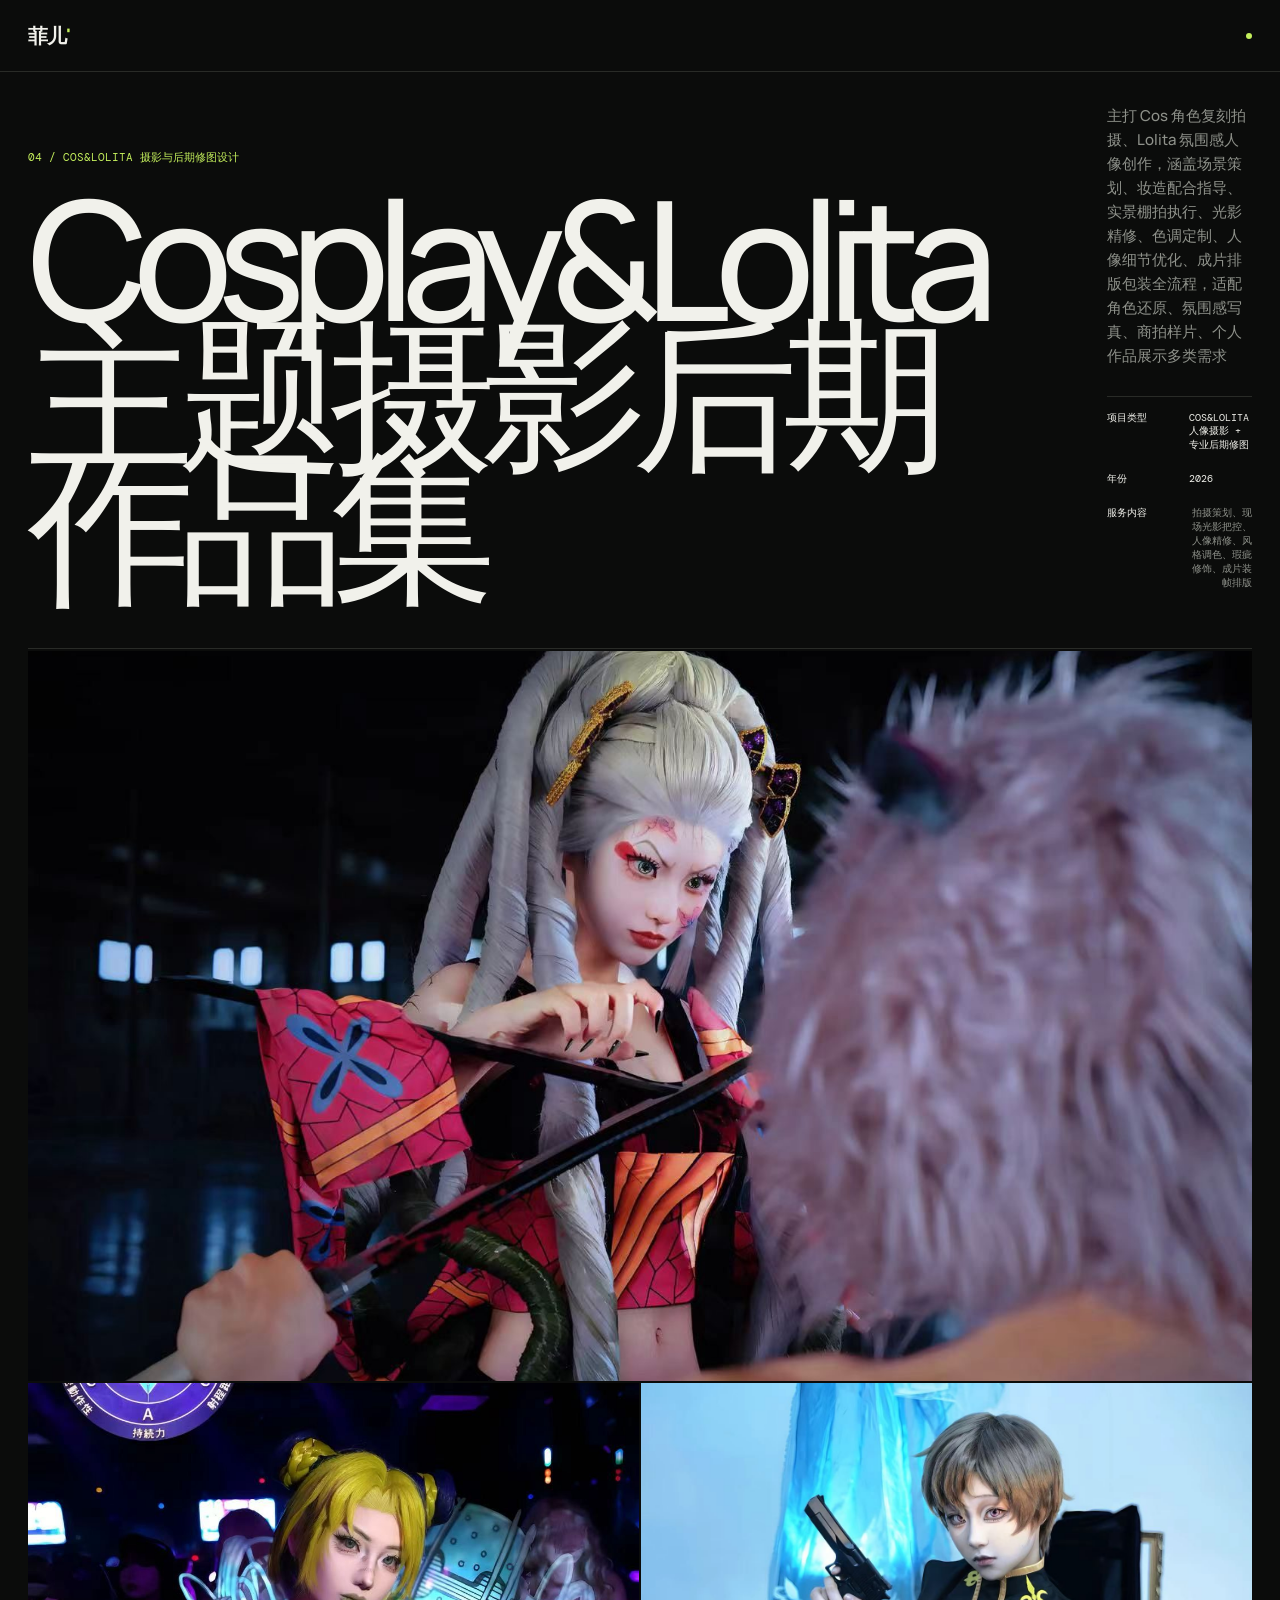
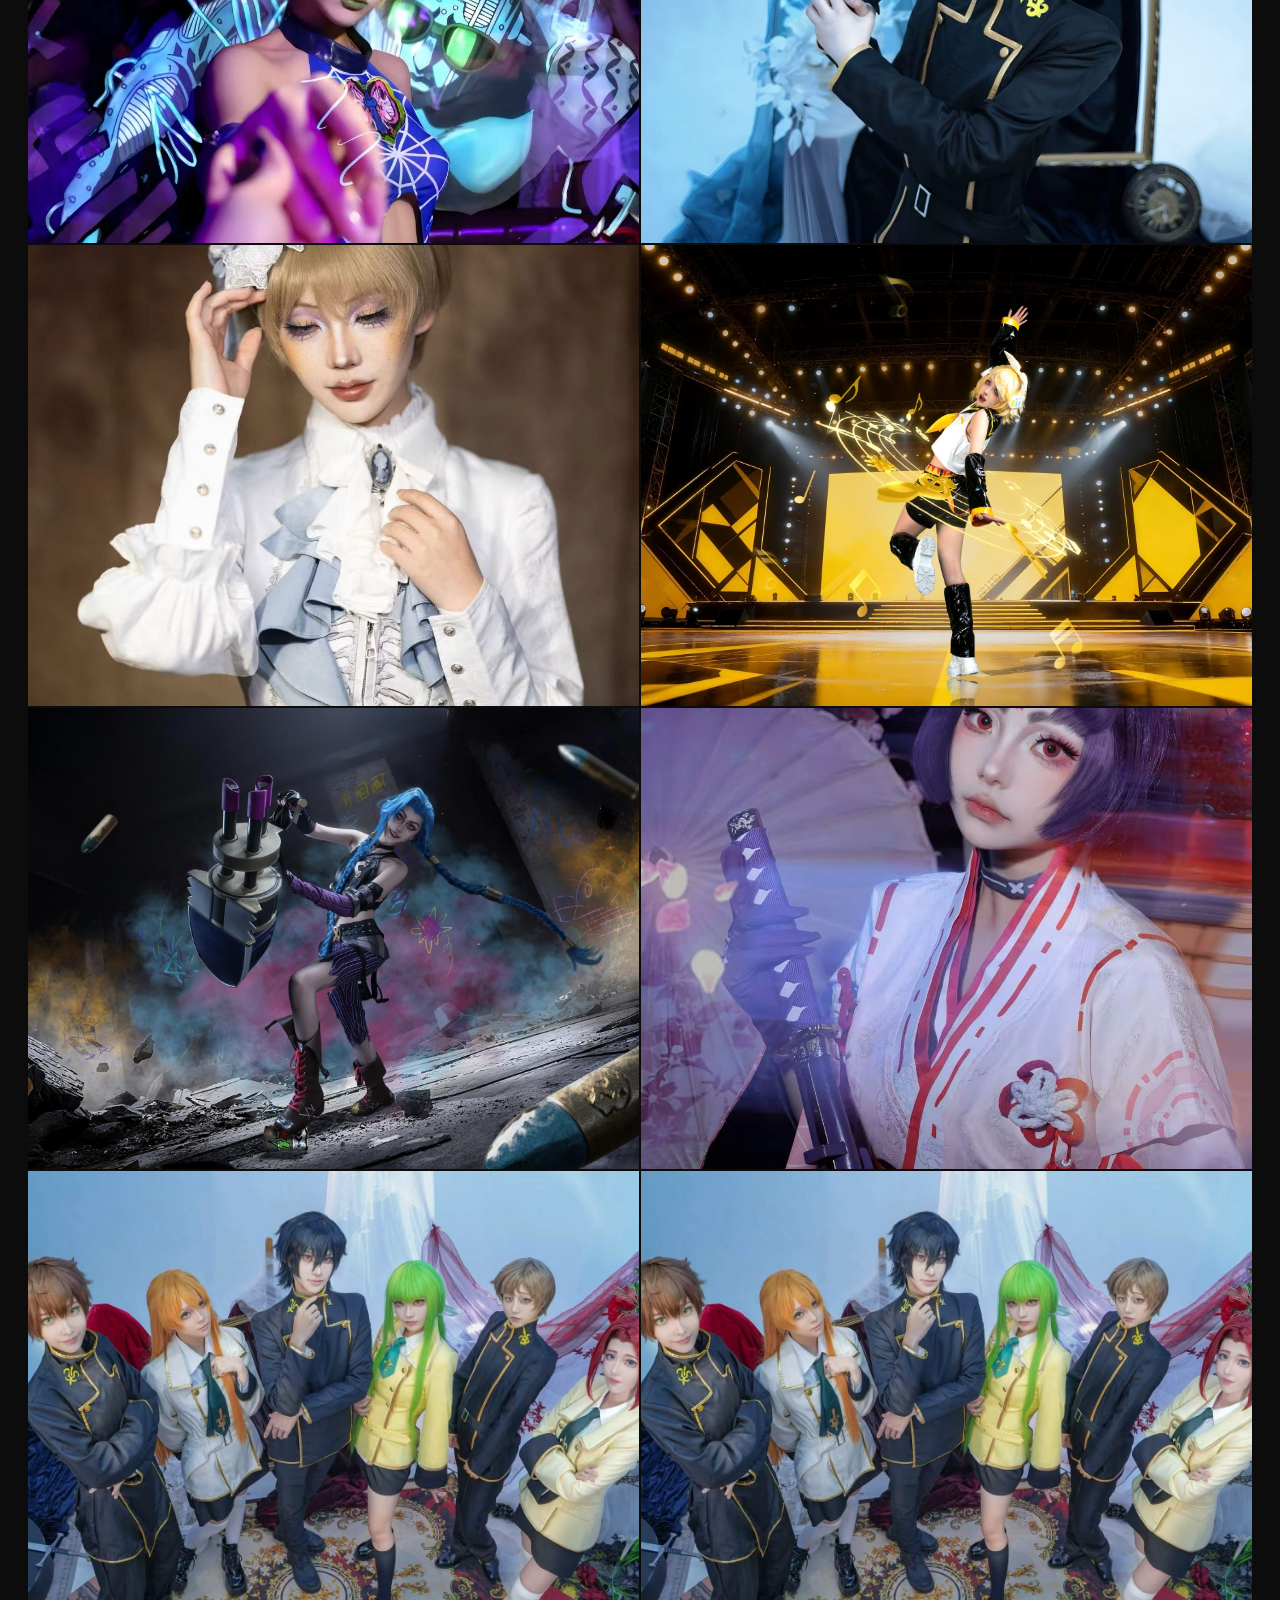
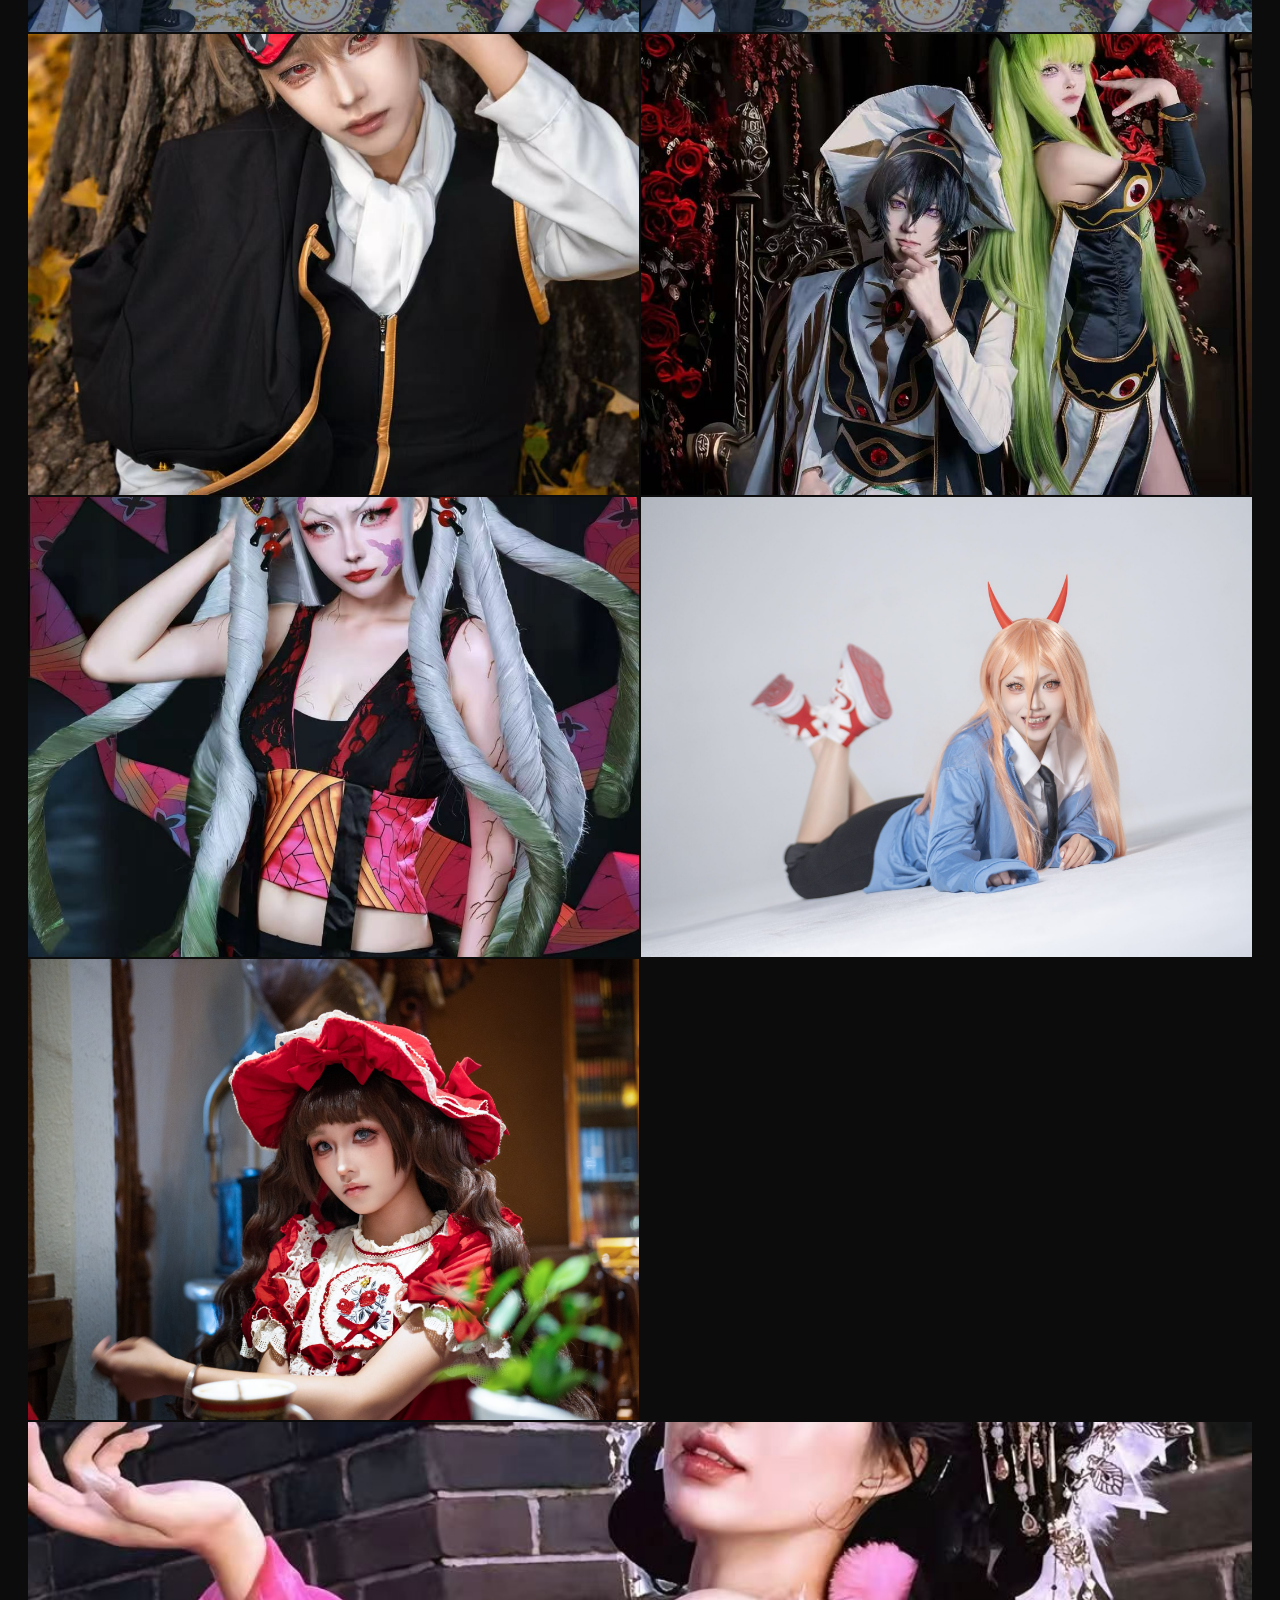
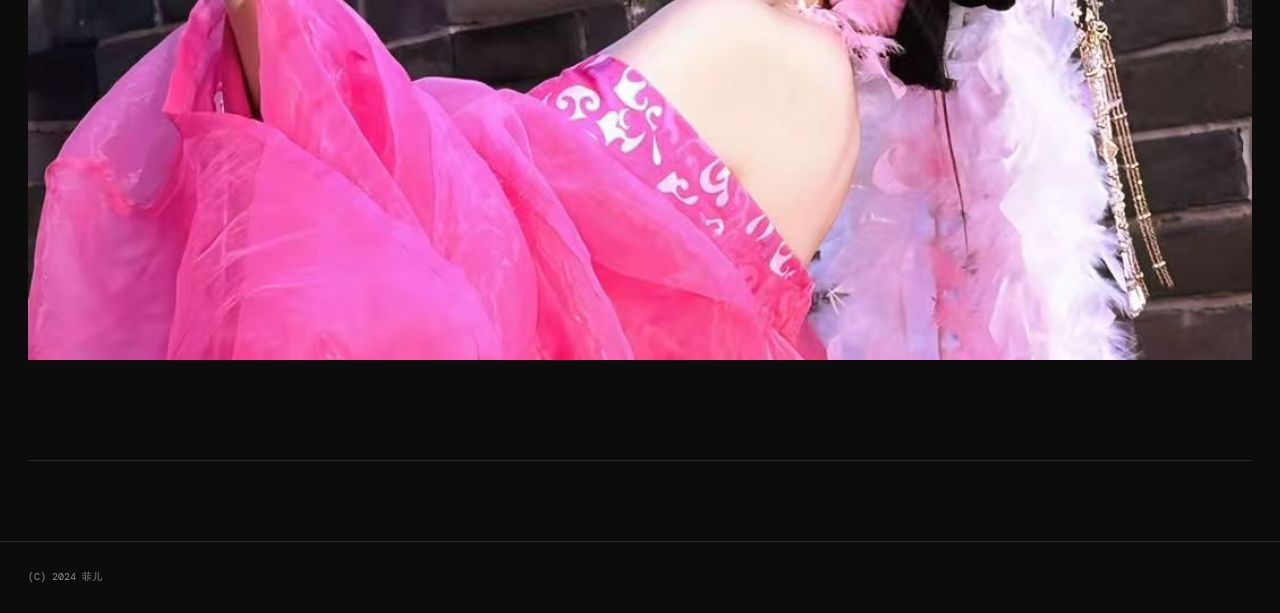
<file: project-photography.html>
<!doctype html>
<html lang="zh-CN">
<head>
  <meta charset="UTF-8">
  <meta name="viewport" content="width=device-width, initial-scale=1.0">
  <title>Cosplay&amp;Lolita 主题摄影后期作品集 - 菲儿</title>
  <link rel="preconnect" href="https://fonts.googleapis.com">
  <link rel="preconnect" href="https://fonts.gstatic.com" crossorigin>
  <link href="https://fonts.googleapis.com/css2?family=DM+Mono:wght@400;500&amp;family=Manrope:wght@400;500;600;700&amp;display=swap" rel="stylesheet">
  <link rel="stylesheet" href="styles.css">
  <link rel="stylesheet" href="lightbox.css">
</head>
<body>
  <header class="topbar">
    <a class="wordmark" href="index.html">菲儿<span>'</span></a>
    <nav><a href="index.html#work"></a><a href="index.html#about"></a><a href="mailto:hello@fey.studio"></a></nav>
    <div class="availability"><i></i></div>
  </header>
  <main class="detail-main photo-project">
    <section class="detail-hero">
      <div>
        <p class="detail-kicker">04 / Cos&amp;Lolita 摄影与后期修图设计</p>
        <h1 class="detail-title">Cosplay&amp;Lolita<br>主题摄影后期作品集</h1>
      </div>
      <div>
        <p class="detail-lead">主打 Cos 角色复刻拍摄、Lolita 氛围感人像创作，涵盖场景策划、妆造配合指导、实景棚拍执行、光影精修、色调定制、人像细节优化、成片排版包装全流程，适配角色还原、氛围感写真、商拍样片、个人作品展示多类需求</p>
        <div class="detail-meta">
          <span>项目类型</span><span>Cos&amp;Lolita 人像摄影 + 专业后期修图</span>
          <span>年份</span><span>2026</span>
          <span>服务内容</span><span>拍摄策划、现场光影把控、人像精修、风格调色、瑕疵修饰、成片装帧排版</span>
        </div>
      </div>
    </section>
    <section class="detail-gallery">
      <img src="images/project-09/detail-01.jpg" alt="Cosplay 与 Lolita 摄影后期作品 01">
      <img src="images/project-09/detail-02.jpg" alt="Cosplay 与 Lolita 摄影后期作品 02">
      <img src="images/project-09/detail-03.jpg" alt="Cosplay 与 Lolita 摄影后期作品 03">
      <img src="images/project-09/detail-04.jpg" alt="Cosplay 与 Lolita 摄影后期作品 04">
      <img src="images/project-09/detail-05.jpg" alt="Cosplay 与 Lolita 摄影后期作品 05">
      <img src="images/project-09/detail-06.jpg" alt="Cosplay 与 Lolita 摄影后期作品 06">
      <img src="images/project-09/detail-07.jpg" alt="Cosplay 与 Lolita 摄影后期作品 07">
      <img src="images/project-09/detail-08.jpg" alt="Cosplay 与 Lolita 摄影后期作品 08">
      <img src="images/project-09/detail-09.jpg" alt="Cosplay 与 Lolita 摄影后期作品 09">
      <img src="images/project-09/detail-10.jpg" alt="Cosplay 与 Lolita 摄影后期作品 10">
      <img src="images/project-09/detail-11.jpg" alt="Cosplay 与 Lolita 摄影后期作品 11">
      <img src="images/project-09/detail-12.jpg" alt="Cosplay 与 Lolita 摄影后期作品 12">
      <img src="images/project-09/detail-13.jpg" alt="Cosplay 与 Lolita 摄影后期作品 13">
      <img src="images/project-09/detail-14.jpg" alt="Cosplay 与 Lolita 摄影后期作品 14">
      <img src="images/project-09/detail-15.jpg" alt="Cosplay 与 Lolita 摄影后期作品 15">
    </section>
    <div class="detail-nav"><a href="project-fey-ip.html"></a><a href="project-kin.html"></a></div>
  </main>
  <footer><span>(c) 2024 菲儿</span><span></span><a href="index.html"></a></footer>
  <script src="lightbox.js"></script>
</body>
</html>
</file>
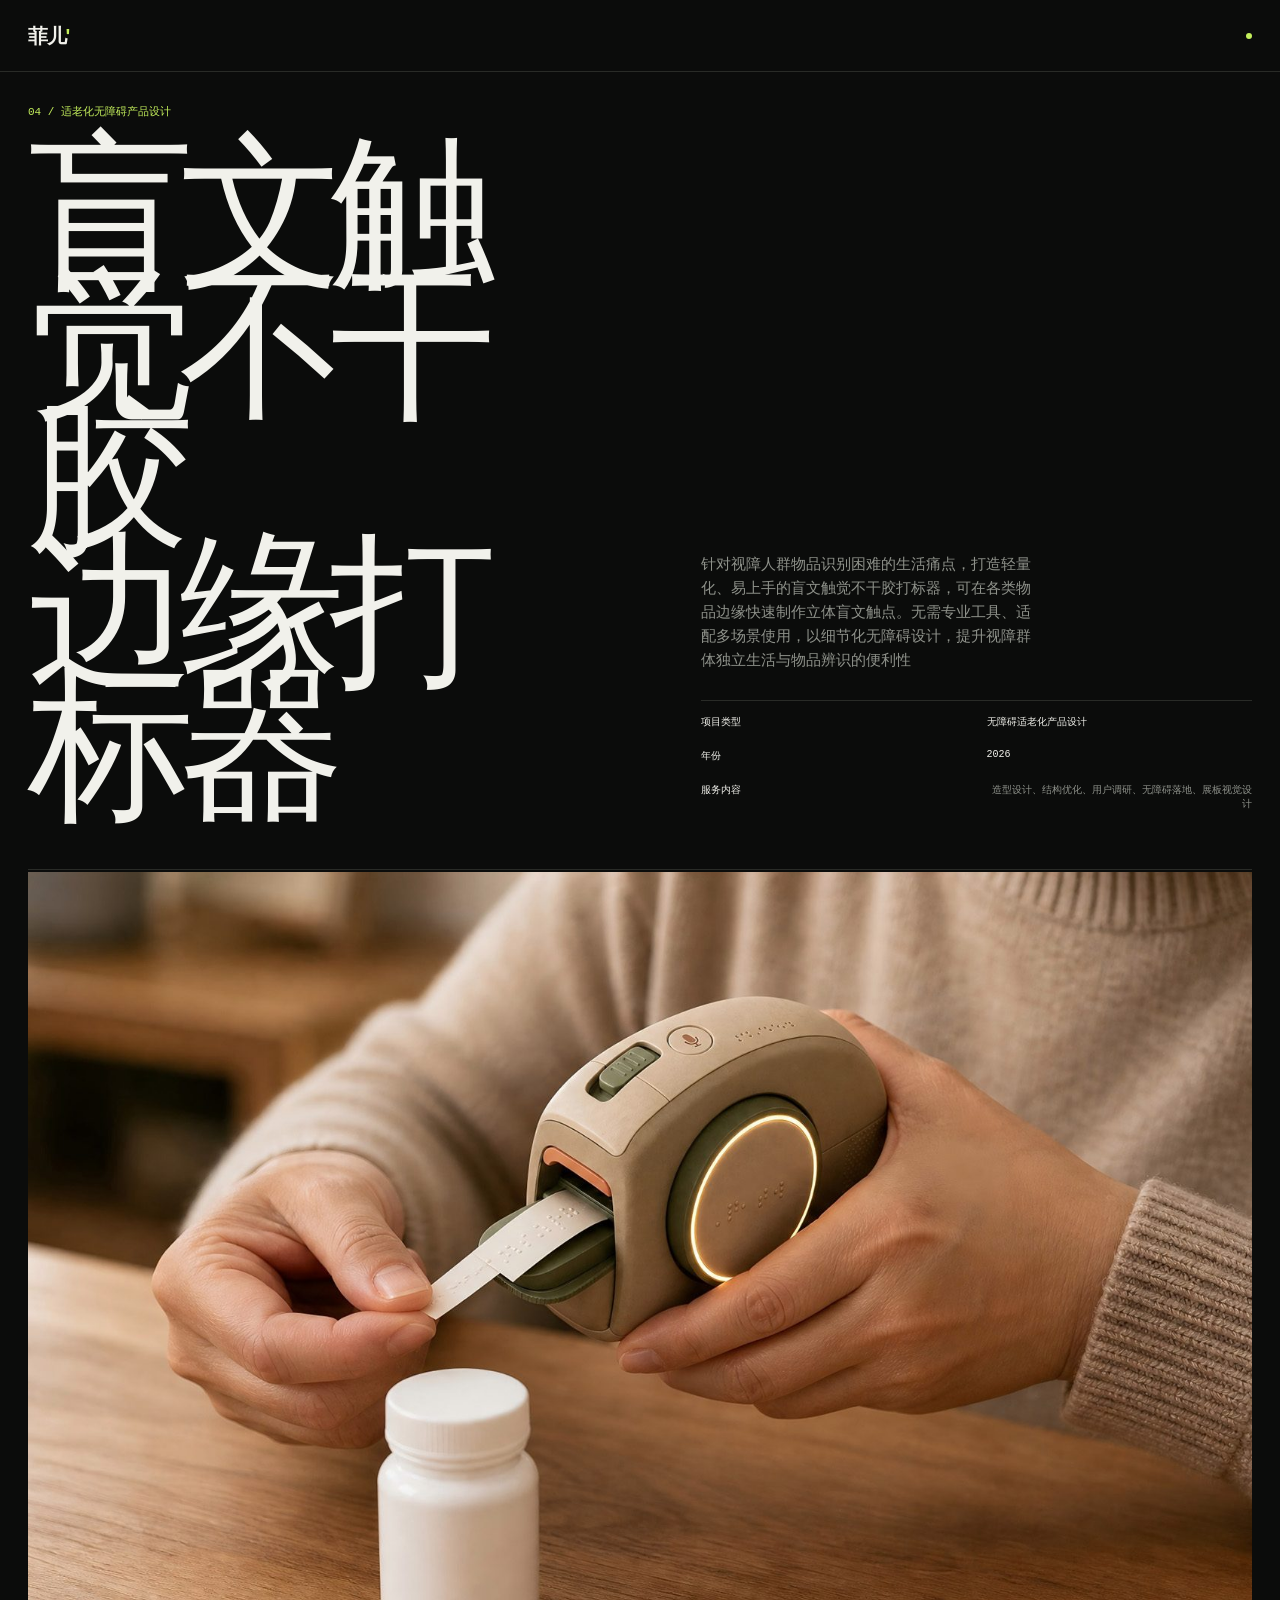
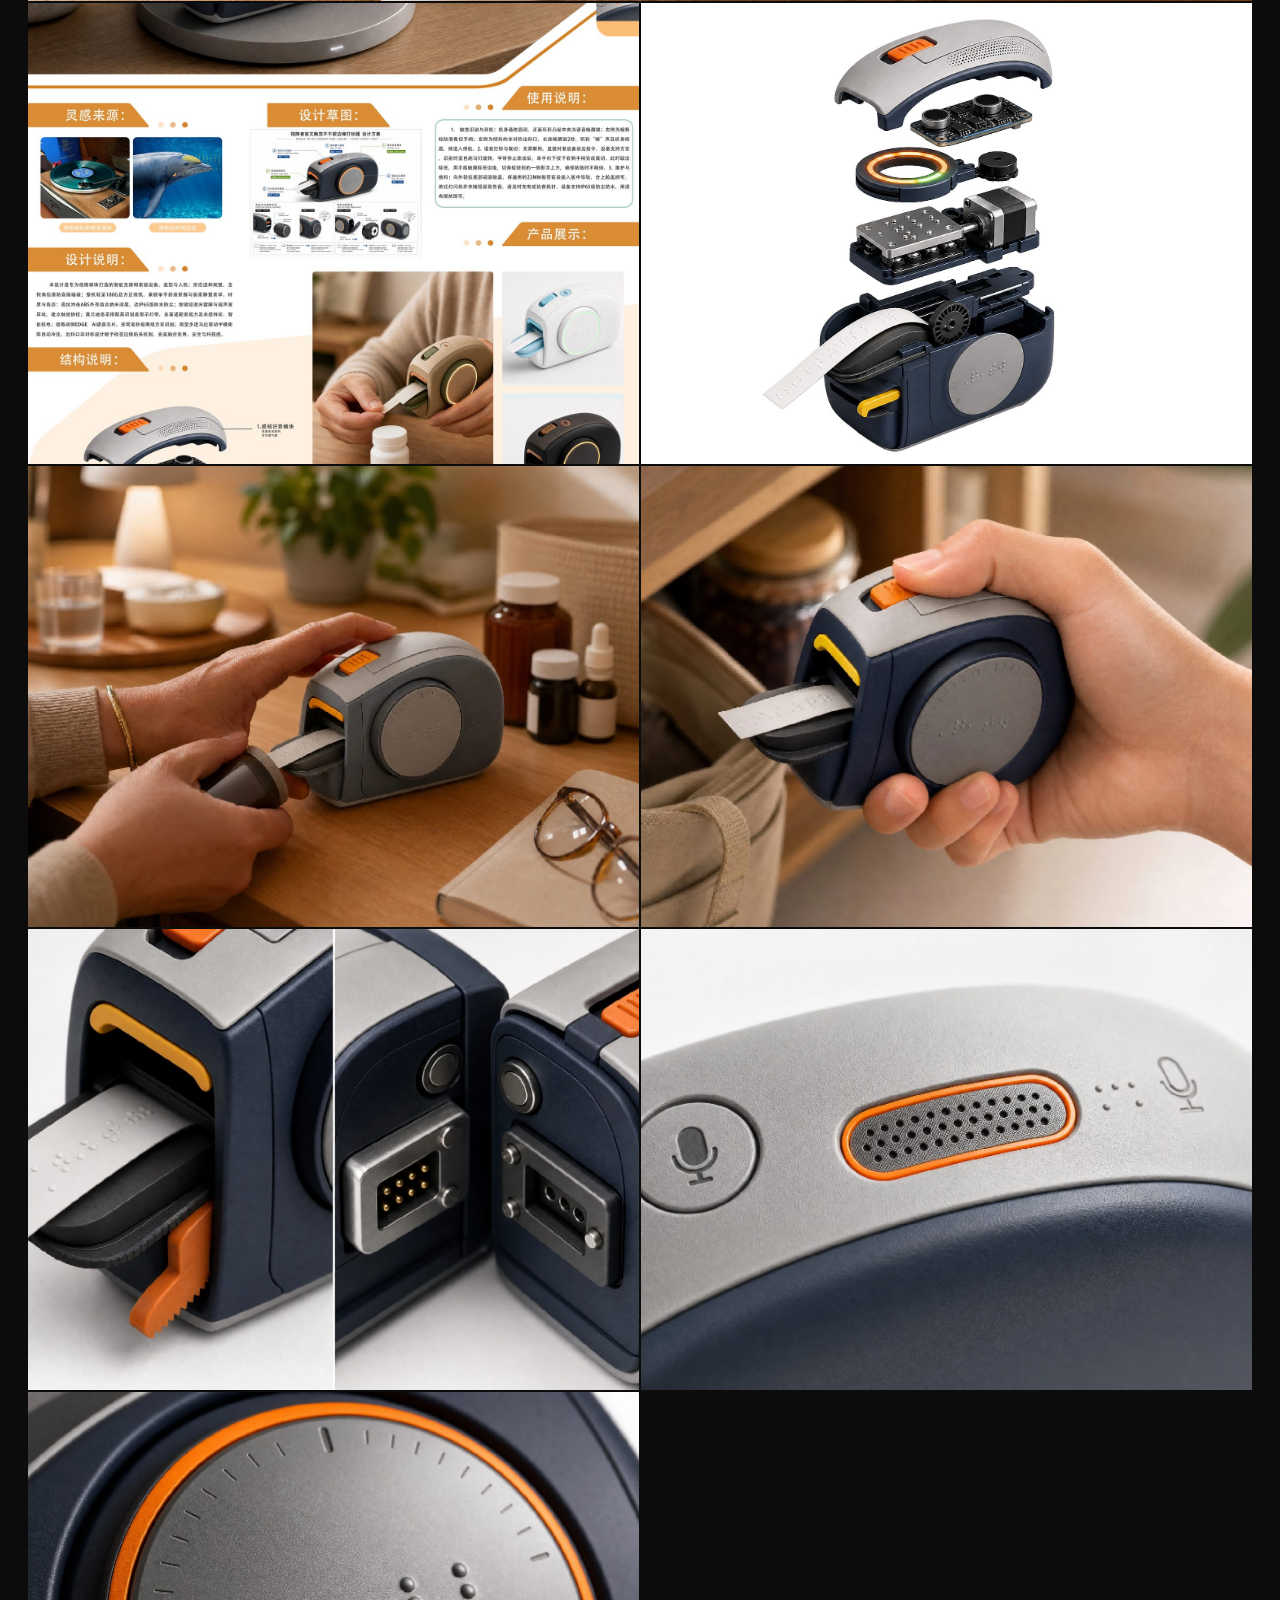
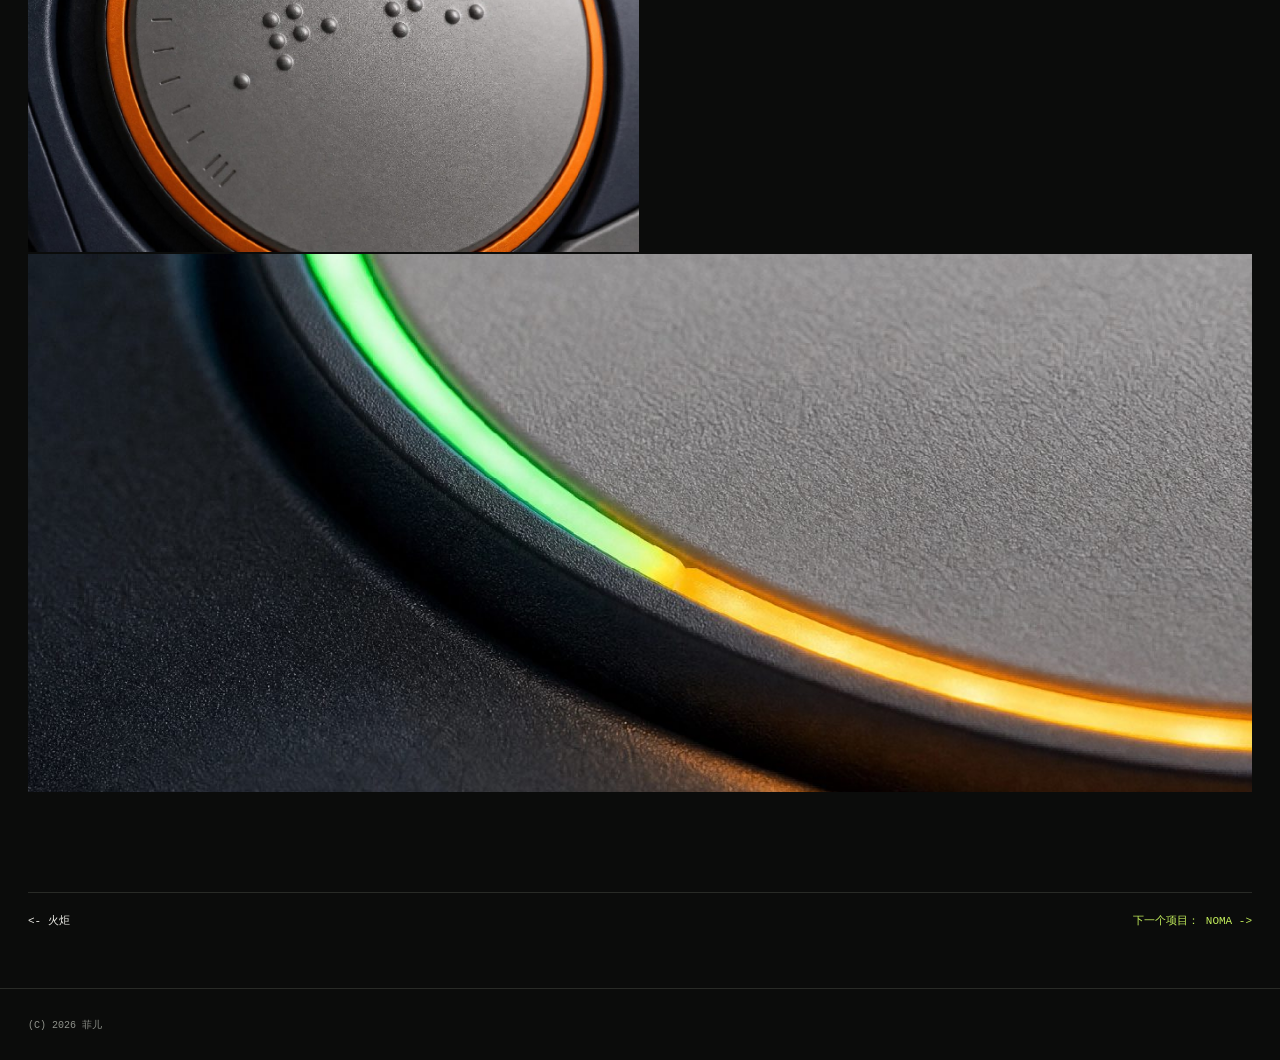
<file: project-still-life.html>
<!doctype html>
<html lang="zh-CN">
<head>
  <meta charset="UTF-8">
  <meta name="viewport" content="width=device-width, initial-scale=1.0">
  <title>盲文触觉不干胶边缘打标器 - 菲儿</title>
  <link rel="stylesheet" href="styles.css">
  <link rel="stylesheet" href="lightbox.css">
</head>
<body>
  <header class="topbar">
    <a class="wordmark" href="index.html">菲儿<span>'</span></a>
    <nav><a href="index.html#work"></a><a href="index.html#about"></a><a href="mailto:hello@fey.studio"></a></nav>
    <div class="availability"><i></i></div>
  </header>
  <main class="detail-main">
    <section class="detail-hero">
      <div>
        <p class="detail-kicker">04 / 适老化无障碍产品设计</p>
        <h1 class="detail-title">盲文触觉不干胶<br>边缘打标器</h1>
      </div>
      <div>
        <p class="detail-lead">针对视障人群物品识别困难的生活痛点，打造轻量化、易上手的盲文触觉不干胶打标器，可在各类物品边缘快速制作立体盲文触点。无需专业工具、适配多场景使用，以细节化无障碍设计，提升视障群体独立生活与物品辨识的便利性</p>
        <div class="detail-meta">
          <span>项目类型</span><span>无障碍适老化产品设计</span>
          <span>年份</span><span>2026</span>
          <span>服务内容</span><span>造型设计、结构优化、用户调研、无障碍落地、展板视觉设计</span>
        </div>
      </div>
    </section>
    <section class="detail-gallery">
      <img src="images/project-04/detail-01.jpg" alt="盲文触觉不干胶边缘打标器使用场景">
      <img src="images/project-04/detail-02.jpg" alt="盲文触觉不干胶边缘打标器项目展板">
      <img src="images/project-04/detail-03.jpg" alt="盲文触觉不干胶边缘打标器爆炸结构">
      <img src="images/project-04/detail-04.jpg" alt="盲文触觉不干胶边缘打标器桌面使用场景">
      <img src="images/project-04/detail-05.jpg" alt="盲文触觉不干胶边缘打标器手持展示">
      <img src="images/project-04/detail-06.jpg" alt="盲文胶带输出与内部机构细节">
      <img src="images/project-04/detail-07.jpg" alt="盲文胶带与连接结构细节">
      <img src="images/project-04/detail-08.jpg" alt="麦克风与触觉细节">
      <img src="images/project-04/detail-09.jpg" alt="状态灯环细节">
    </section>
    <div class="detail-nav"><a href="project-torch.html">&lt;- 火炬</a><a href="project-noma.html">下一个项目： Noma -&gt;</a></div>
  </main>
  <footer><span>(c) 2026 菲儿</span><span></span><a href="index.html"></a></footer>
  <script src="lightbox.js"></script>
</body>
</html>
</file>
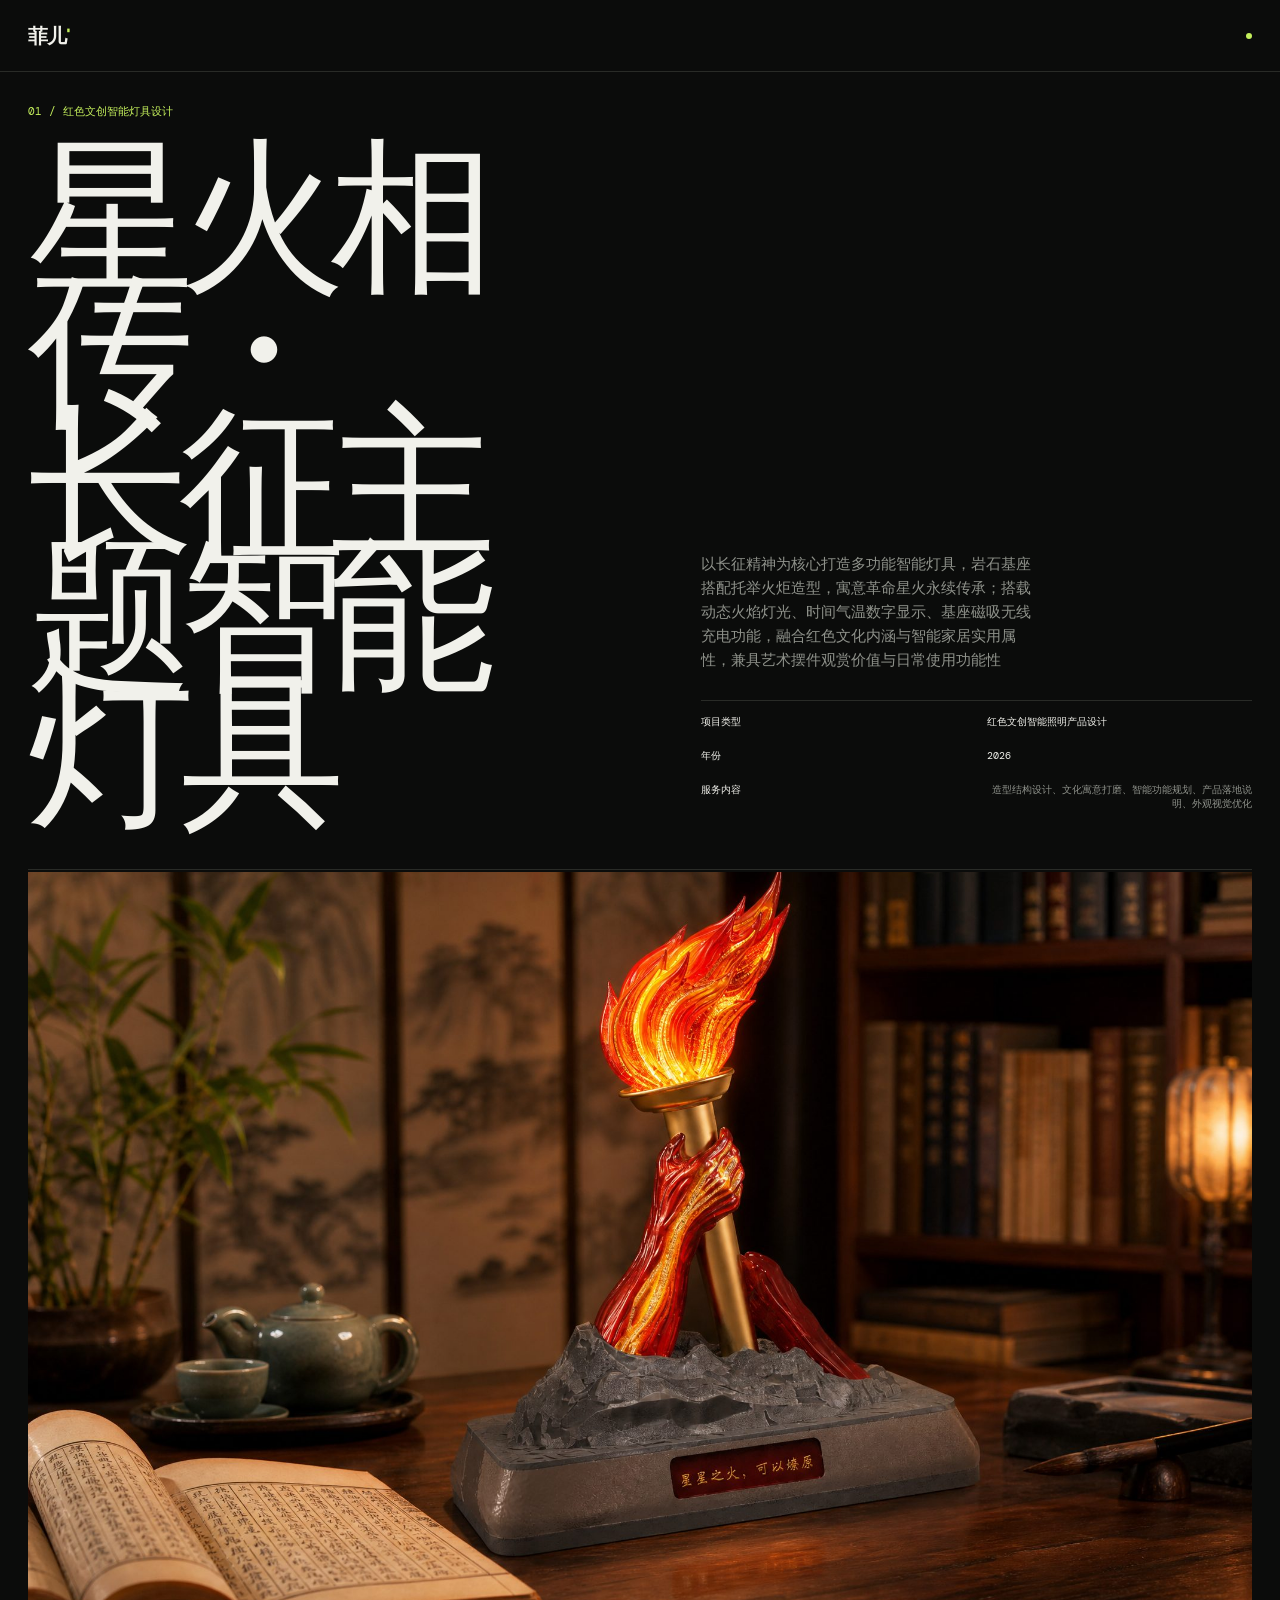
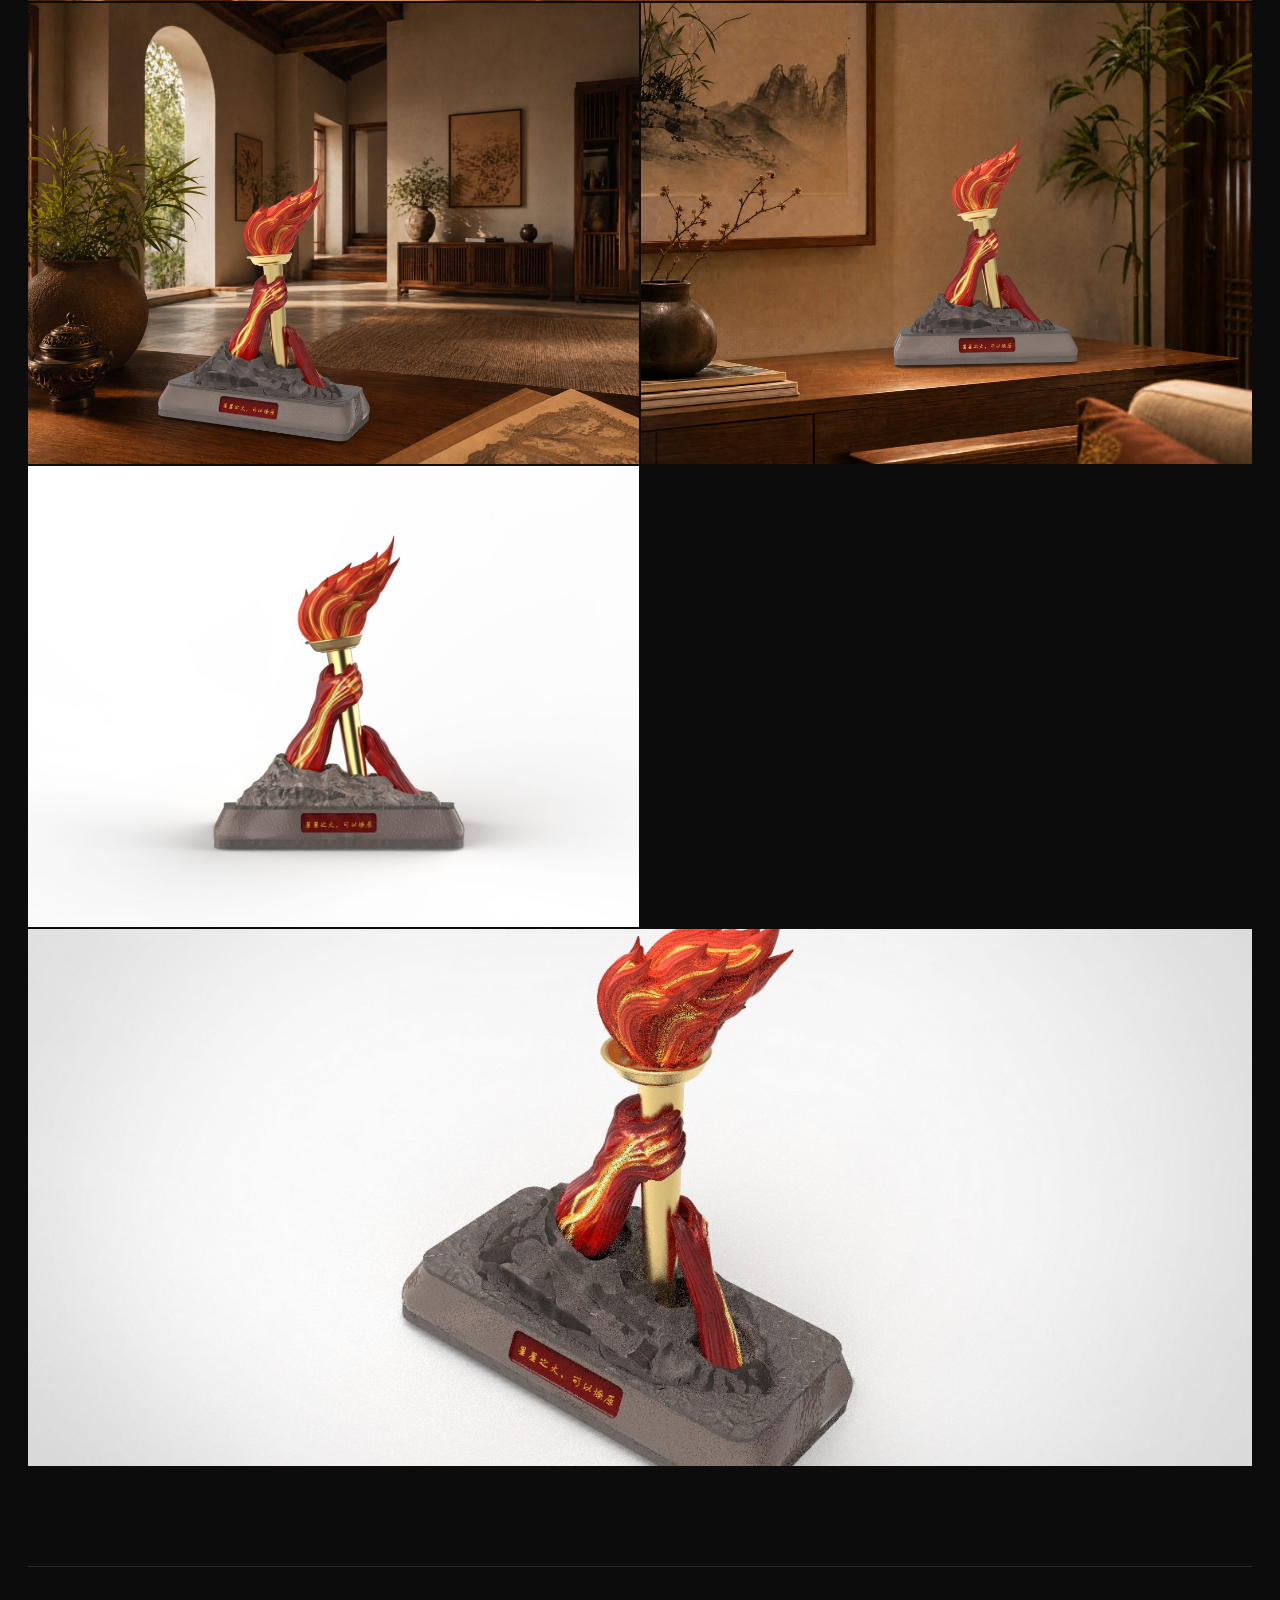
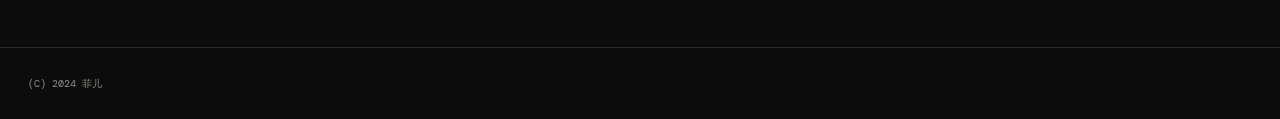
<file: project-torch.html>
<!doctype html>
<html lang="zh-CN">
<head>
  <meta charset="UTF-8">
  <meta name="viewport" content="width=device-width, initial-scale=1.0">
  <title>星火相传・长征主题智能灯具 - 菲儿</title>
  <link rel="preconnect" href="https://fonts.googleapis.com">
  <link rel="preconnect" href="https://fonts.gstatic.com" crossorigin>
  <link href="https://fonts.googleapis.com/css2?family=DM+Mono:wght@400;500&amp;family=Manrope:wght@400;500;600;700&amp;display=swap" rel="stylesheet">
  <link rel="stylesheet" href="styles.css">
  <link rel="stylesheet" href="lightbox.css">
</head>
<body>
  <header class="topbar">
    <a class="wordmark" href="index.html">菲儿<span>'</span></a>
    <nav><a href="index.html#work"></a><a href="index.html#about"></a><a href="mailto:hello@fey.studio"></a></nav>
    <div class="availability"><i></i></div>
  </header>
  <main class="detail-main">
    <section class="detail-hero">
      <div>
        <p class="detail-kicker">01 / 红色文创智能灯具设计</p>
        <h1 class="detail-title">星火相传・<br>长征主题智能灯具</h1>
      </div>
      <div>
        <p class="detail-lead">以长征精神为核心打造多功能智能灯具，岩石基座搭配托举火炬造型，寓意革命星火永续传承；搭载动态火焰灯光、时间气温数字显示、基座磁吸无线充电功能，融合红色文化内涵与智能家居实用属性，兼具艺术摆件观赏价值与日常使用功能性</p>
        <div class="detail-meta">
          <span>项目类型</span><span>红色文创智能照明产品设计</span>
          <span>年份</span><span>2026</span>
          <span>服务内容</span><span>造型结构设计、文化寓意打磨、智能功能规划、产品落地说明、外观视觉优化</span>
        </div>
      </div>
    </section>
    <section class="detail-gallery">
      <img src="images/project-03/detail-01.jpg" alt="星火相传长征主题智能灯具场景展示一">
      <img src="images/project-03/detail-02.jpg" alt="星火相传长征主题智能灯具室内展示">
      <img src="images/project-03/detail-03.jpg" alt="星火相传长征主题智能灯具中式空间展示">
      <img src="images/project-03/detail-04.jpg" alt="星火相传长征主题智能灯具产品展示">
      <img src="images/project-03/detail-05.jpg" alt="星火相传长征主题智能灯具细节展示">
    </section>
    <div class="detail-nav"><a href="project-zhixi-cat.html"></a><a href="project-still-life.html"></a></div>
  </main>
  <footer><span>(c) 2024 菲儿</span><span></span><a href="index.html"></a></footer>
  <script src="lightbox.js"></script>
</body>
</html>
</file>
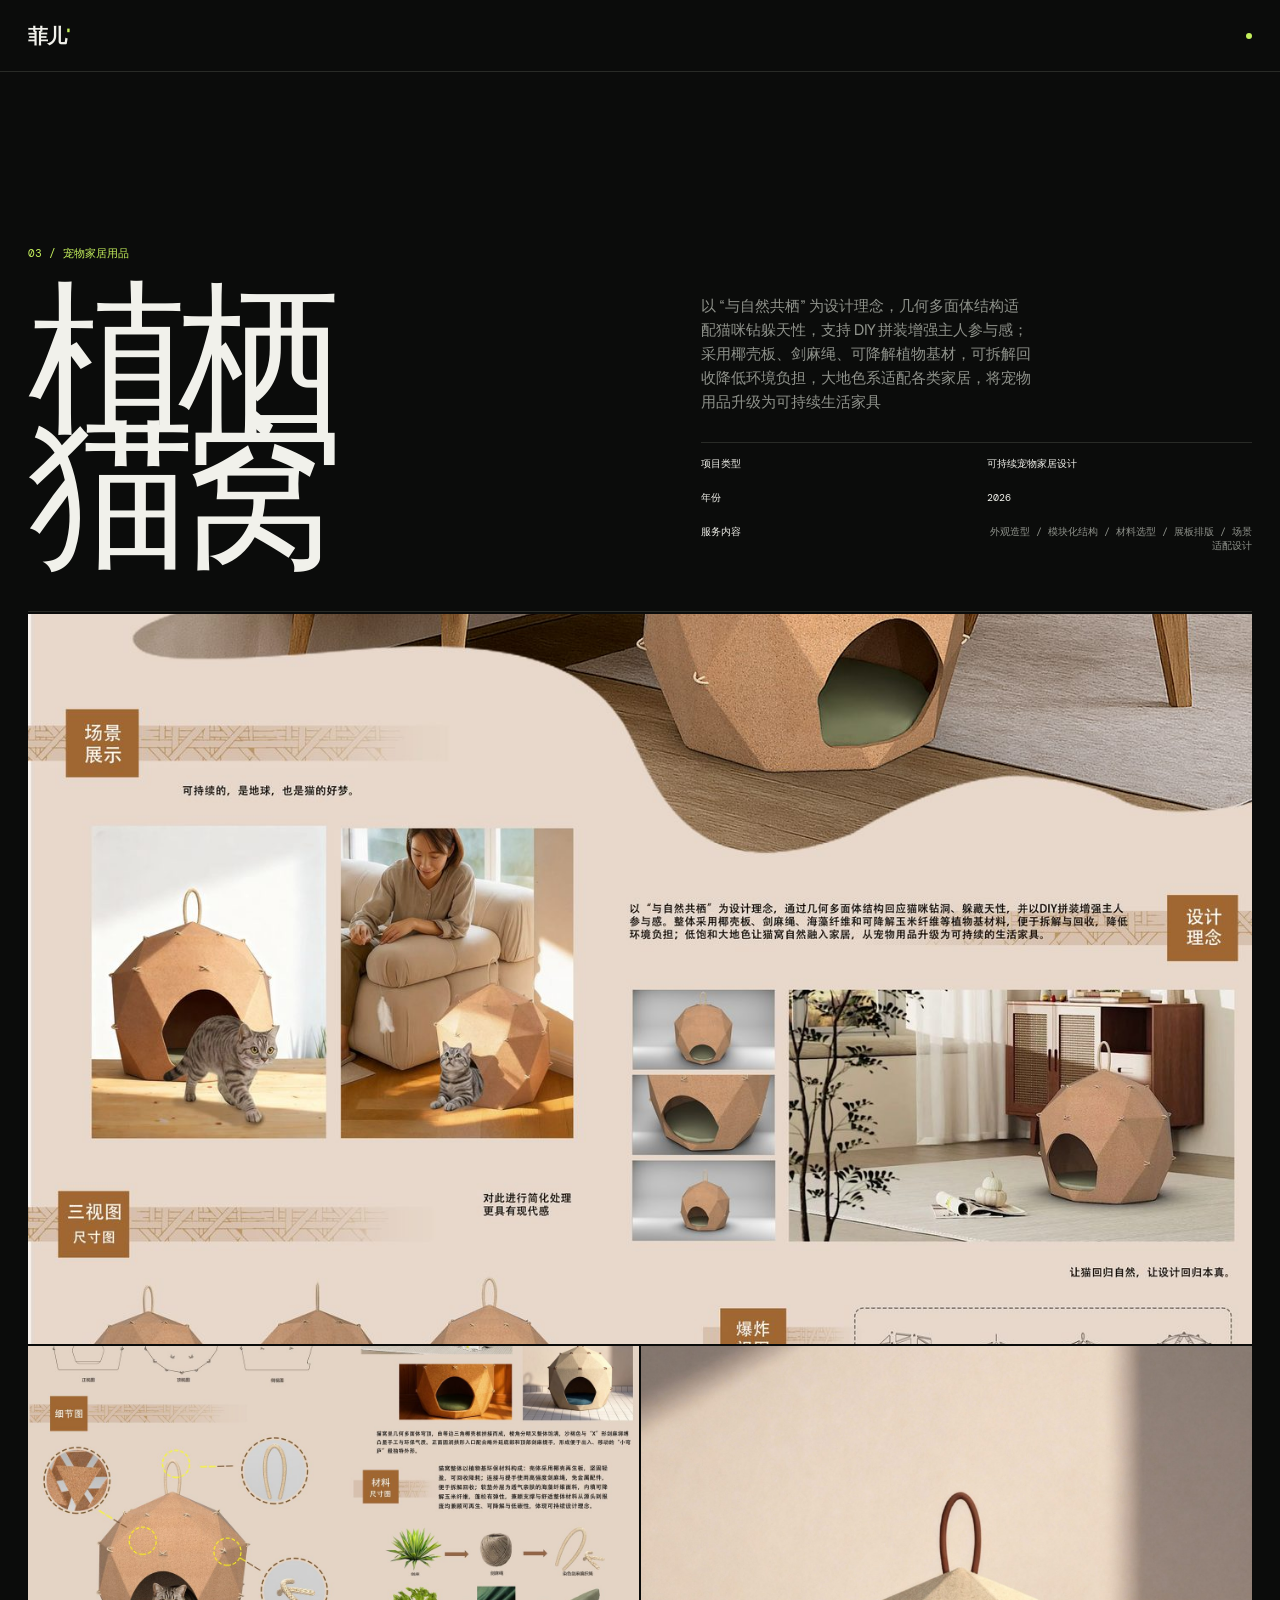
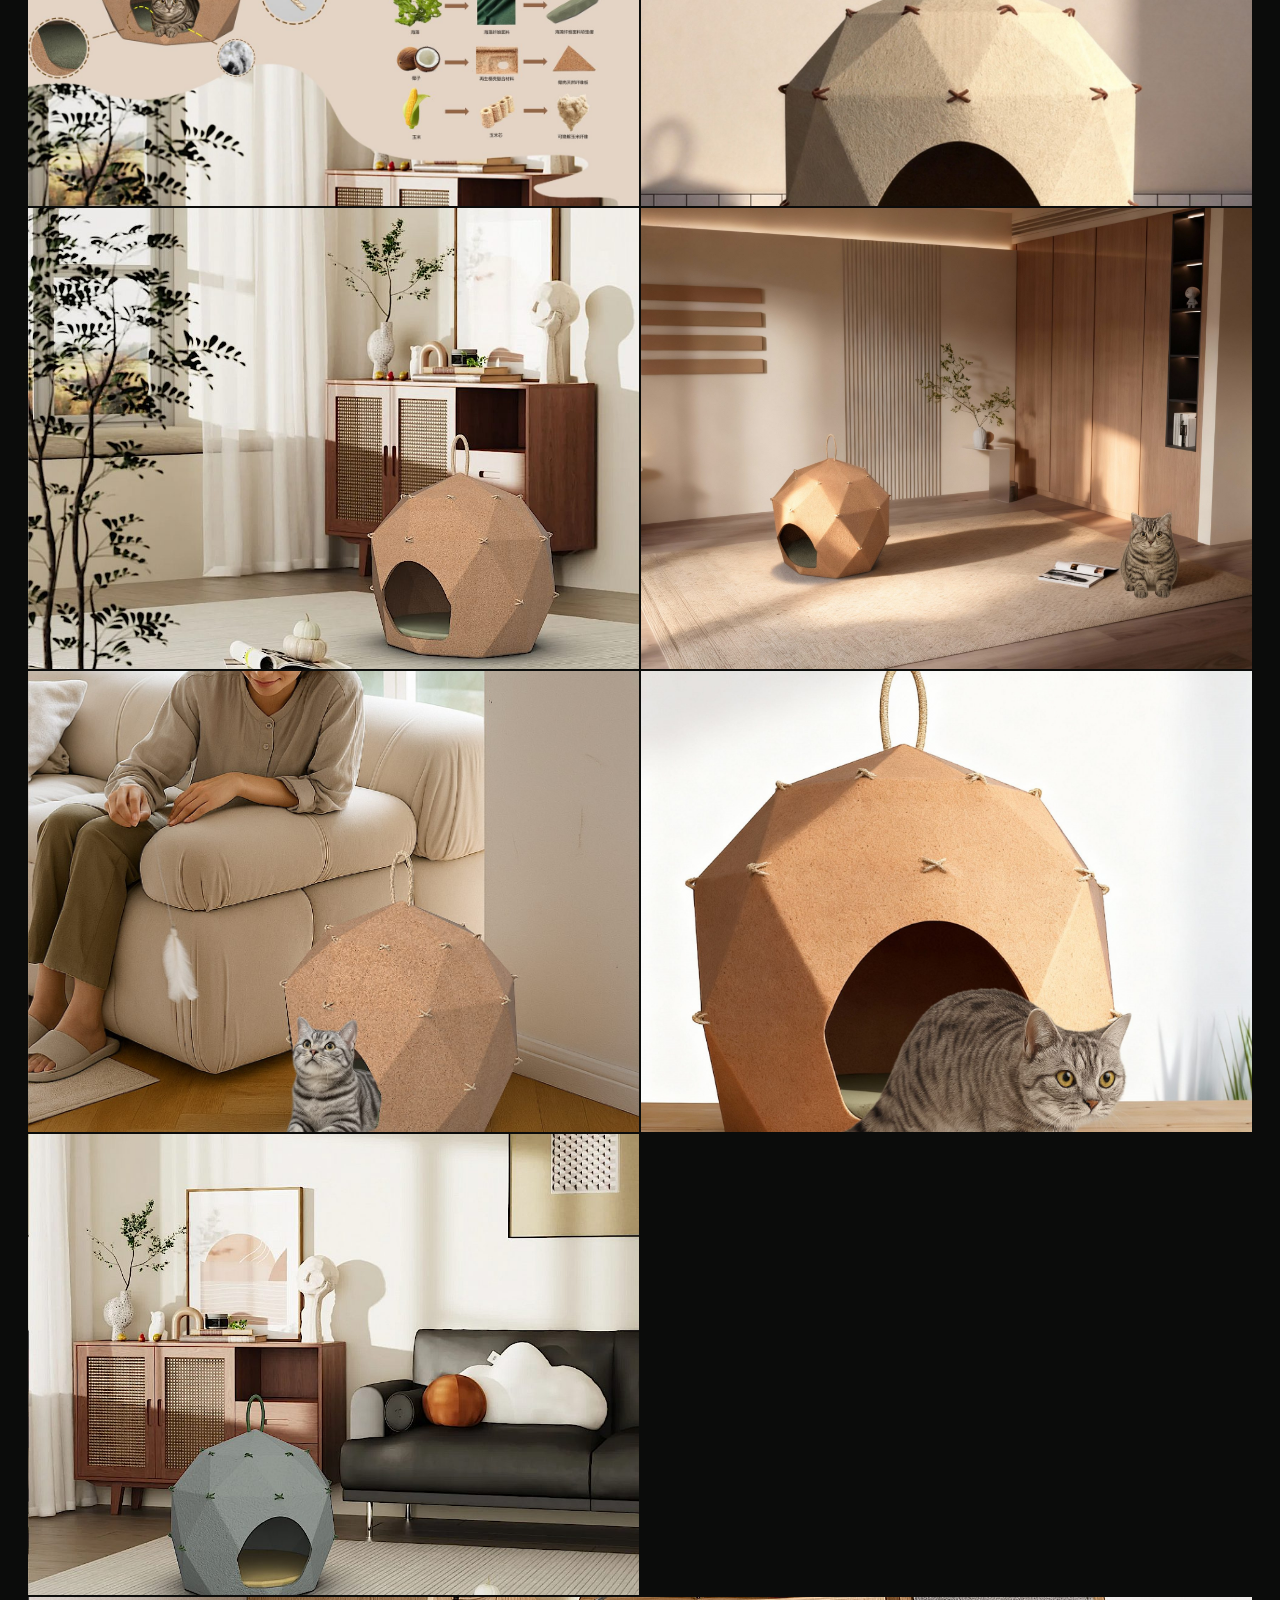
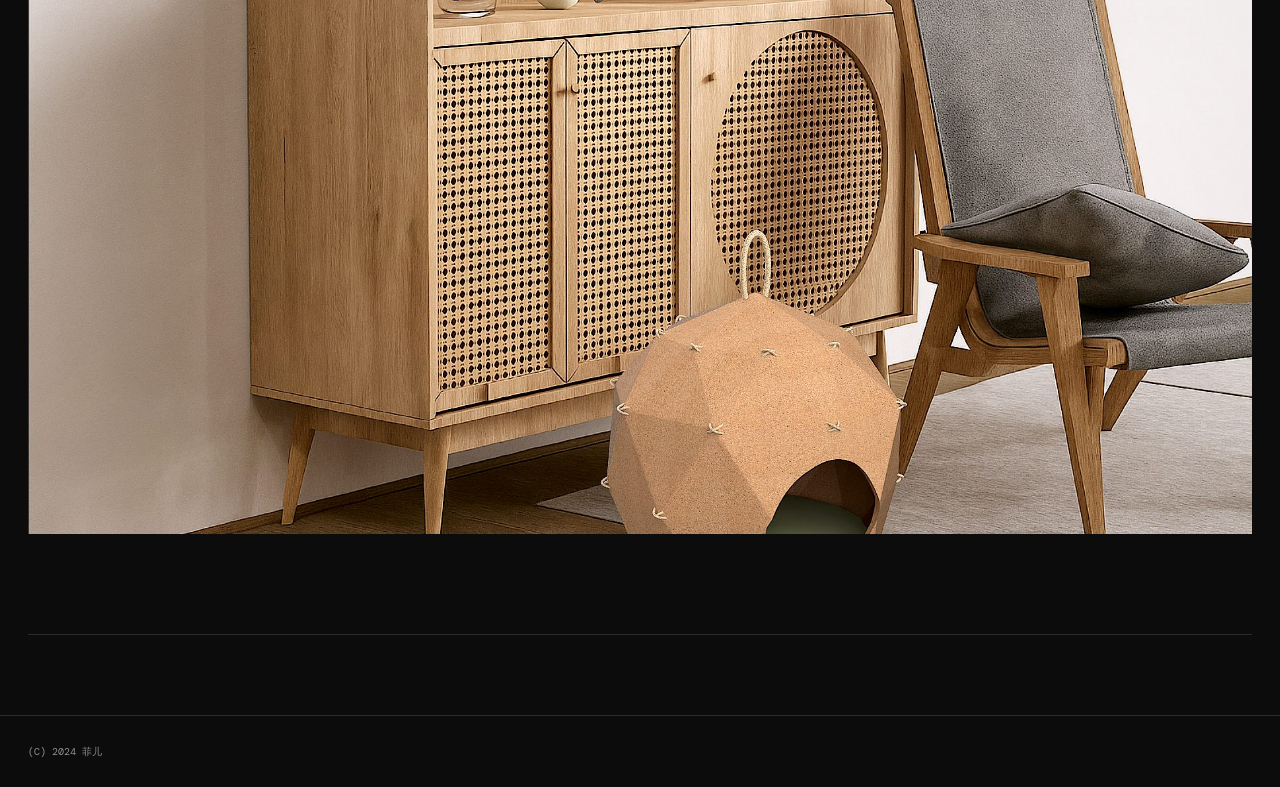
<file: project-zhixi-cat.html>
<!doctype html><html lang="zh-CN"><head><meta charset="UTF-8"><meta name="viewport" content="width=device-width, initial-scale=1.0"><title>植栖猫窝 - 菲儿</title><link rel="preconnect" href="https://fonts.googleapis.com"><link rel="preconnect" href="https://fonts.gstatic.com" crossorigin><link href="https://fonts.googleapis.com/css2?family=DM+Mono:wght@400;500&amp;family=Manrope:wght@400;500;600;700&amp;display=swap" rel="stylesheet"><link rel="stylesheet" href="styles.css"><link rel="stylesheet" href="lightbox.css"></head><body><header class="topbar"><a class="wordmark" href="index.html">菲儿<span>'</span></a><nav><a href="index.html#work"></a><a href="index.html#about"></a><a href="mailto:hello@fey.studio"></a></nav><div class="availability"><i></i></div></header><main class="detail-main"><section class="detail-hero"><div><p class="detail-kicker">03 / 宠物家居用品</p><h1 class="detail-title">植栖<br>猫窝</h1></div><div><p class="detail-lead">以 “与自然共栖” 为设计理念，几何多面体结构适配猫咪钻躲天性，支持 DIY 拼装增强主人参与感；采用椰壳板、剑麻绳、可降解植物基材，可拆解回收降低环境负担，大地色系适配各类家居，将宠物用品升级为可持续生活家具</p><div class="detail-meta"><span>项目类型</span><span>可持续宠物家居设计</span><span>年份</span><span>2026</span><span>服务内容</span><span>外观造型 / 模块化结构 / 材料选型 / 展板排版 / 场景适配设计</span></div></div></section><section class="detail-gallery"><img src="images/project-02/detail-01.jpg" alt="植栖猫窝设计展板一"><img src="images/project-02/detail-02.jpg" alt="植栖猫窝设计展板二"><img src="images/project-02/detail-03.jpg" alt="植栖猫窝细节展示"><img src="images/project-02/detail-04.jpg" alt="植栖猫窝室内场景"><img src="images/project-02/detail-05.jpg" alt="植栖猫窝空间展示"><img src="images/project-02/detail-06.jpg" alt="植栖猫窝与猫咪场景"><img src="images/project-02/detail-07.jpg" alt="植栖猫窝与猫咪展示"><img src="images/project-02/detail-08.jpg" alt="植栖猫窝产品展示"><img src="images/project-02/detail-09.jpg" alt="植栖猫窝室内场景二"></section><div class="detail-nav"><a href="project-origo.html"></a><a href="project-lumen.html"></a></div></main><footer><span>(c) 2024 菲儿</span><span></span><a href="index.html"></a></footer><script src="lightbox.js"></script></body></html>
</file>
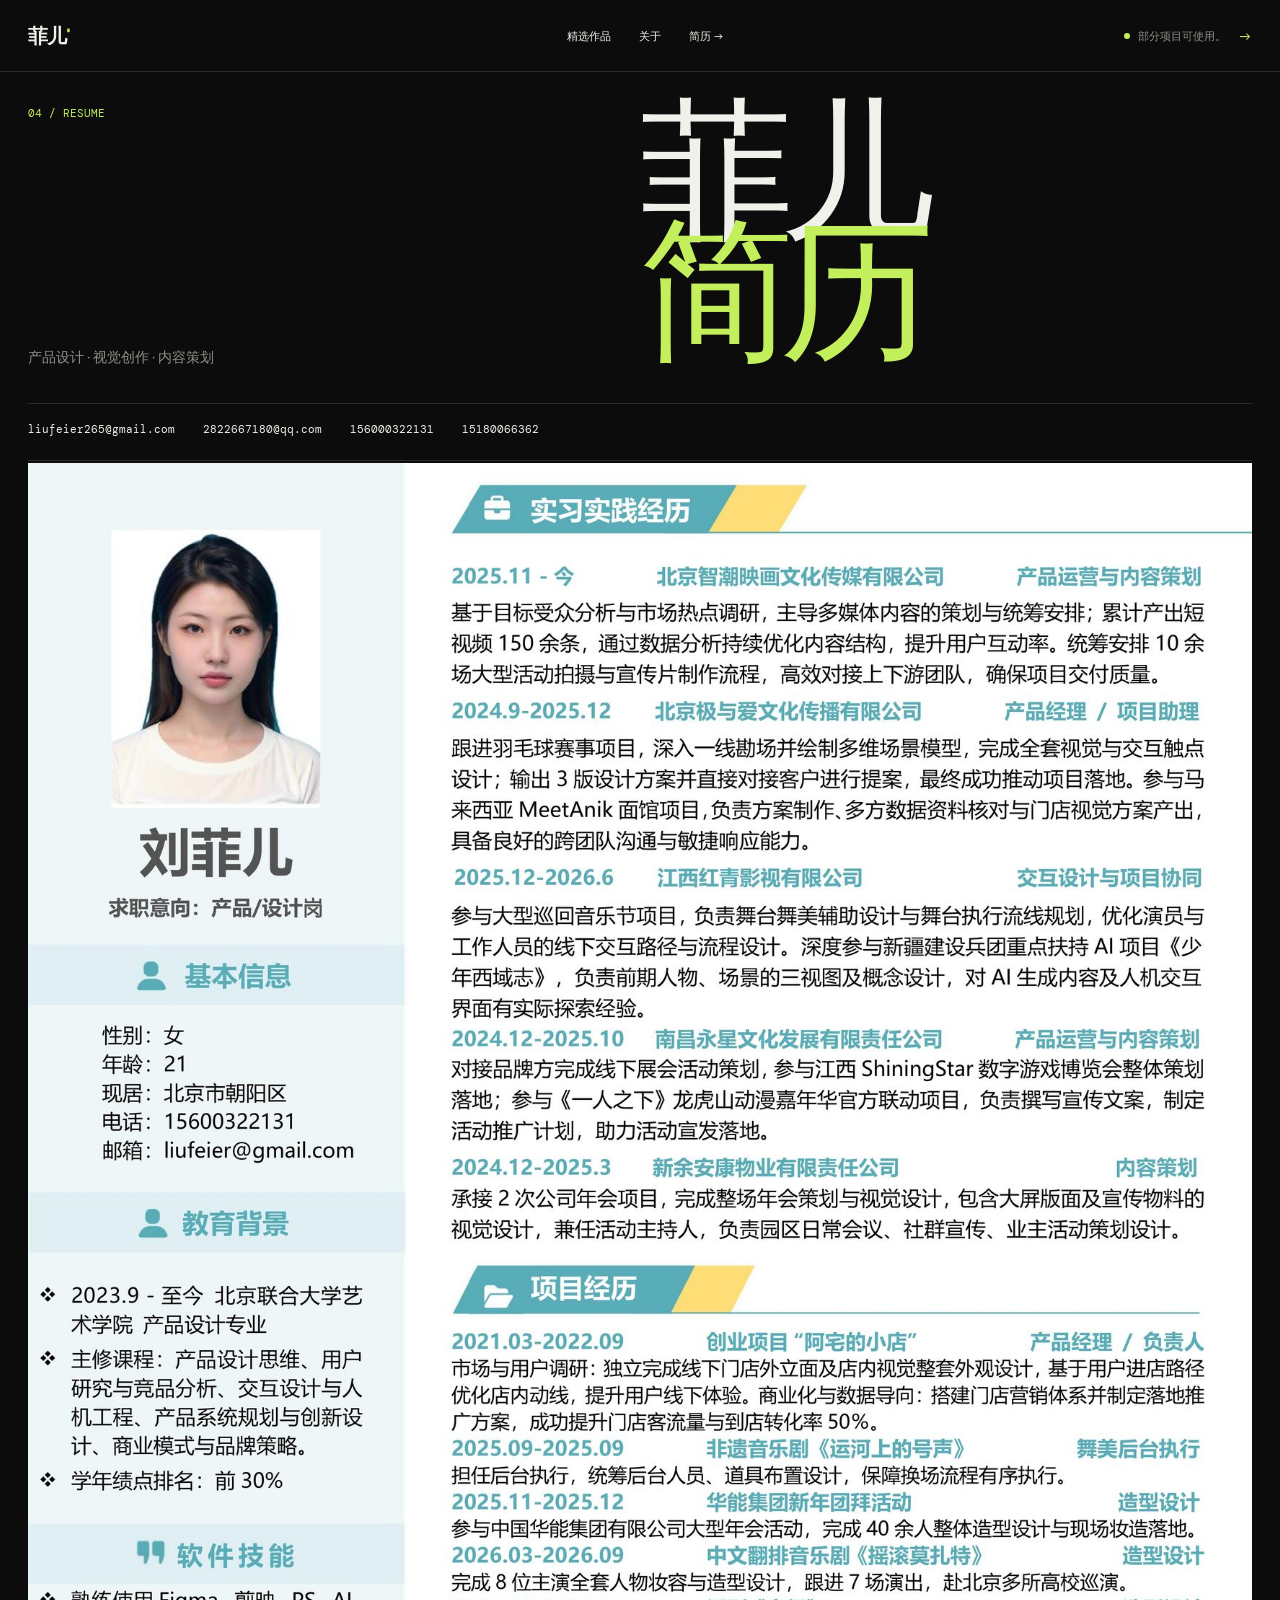
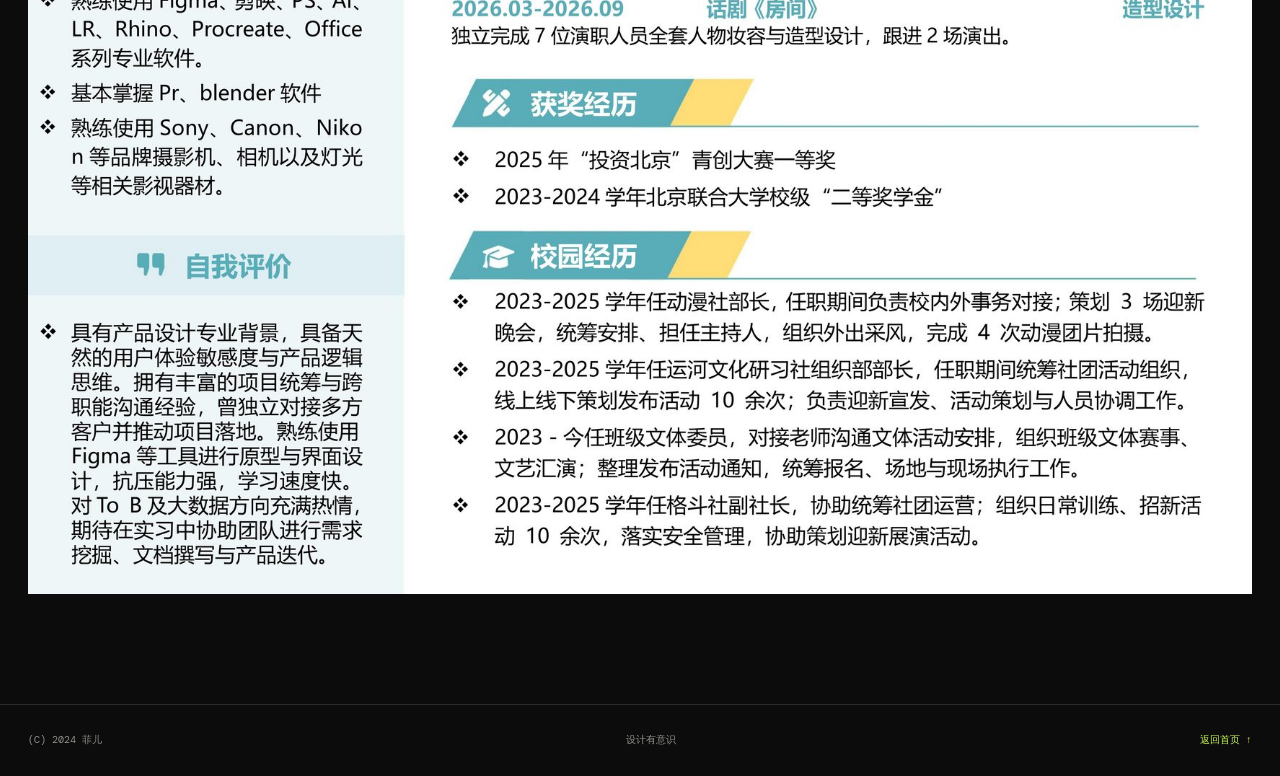
<file: resume.html>
<!doctype html>
<html lang="zh-CN">
<head>
  <meta charset="UTF-8">
  <meta name="viewport" content="width=device-width, initial-scale=1.0">
  <title>简历 - 菲儿</title>
  <link rel="preconnect" href="https://fonts.googleapis.com">
  <link rel="preconnect" href="https://fonts.gstatic.com" crossorigin>
  <link href="https://fonts.googleapis.com/css2?family=DM+Mono:wght@400;500&amp;family=Manrope:wght@400;500;600;700&amp;display=swap" rel="stylesheet">
  <link rel="stylesheet" href="styles.css">
  <link rel="stylesheet" href="resume.css">
</head>
<body>
  <header class="topbar"><a class="wordmark" href="index.html">菲儿<span>'</span></a><nav><a href="index.html#work">精选作品</a><a href="index.html#about">关于</a><a href="resume.html">简历 -&gt;</a></nav><div class="availability"><i></i> 部分项目可使用。 <span>-&gt;</span></div></header>
  <main class="resume-main">
    <div class="resume-heading"><p class="resume-kicker">04 / Resume</p><h1>菲儿<br><em>简历</em></h1><p class="resume-intro">产品设计 · 视觉创作 · 内容策划</p></div>
    <div class="resume-contact"><a href="mailto:liufeier265@gmail.com">liufeier265@gmail.com</a><a href="mailto:2822667180@qq.com">2822667180@qq.com</a><a href="tel:156000322131">156000322131</a><a href="tel:15180066362">15180066362</a></div>
    <figure class="resume-image"><img src="images/resume.jpg" alt="菲儿个人简历"></figure>
  </main>
  <footer><span>(c) 2024 菲儿</span><span>设计有意识</span><a href="index.html">返回首页 ↑</a></footer>
</body>
</html>
</file>
<file: styles.css>
:root{--bg:#0b0c0b;--text:#f1f1eb;--muted:#8e918a;--acid:#c4ef5c;--line:#292b27}*{box-sizing:border-box}html{scroll-behavior:smooth}body{margin:0;background:var(--bg);color:var(--text);font-family:Manrope,Arial,sans-serif;font-weight:500}.topbar{height:72px;padding:0 28px;display:flex;align-items:center;justify-content:space-between;border-bottom:1px solid var(--line);font-size:11px}.wordmark{font-size:20px;line-height:1;color:var(--text);text-decoration:none;font-weight:700;letter-spacing:-.06em}.wordmark span,h1 span{color:var(--acid)}nav{display:flex;gap:28px;margin-left:8%}nav a,footer a{color:var(--text);text-decoration:none}.availability{color:var(--muted);display:flex;align-items:center;gap:8px}.availability i{width:6px;height:6px;background:var(--acid);display:inline-block;border-radius:50%}.availability span{color:var(--acid);font-size:14px;margin-left:4px}.hero{min-height:calc(100vh - 72px);height:780px;position:relative;overflow:hidden;padding:25px 28px 28px;display:flex;flex-direction:column;justify-content:space-between}.hero-meta,.hero-bottom{display:flex;justify-content:space-between;font:11px 'DM Mono',monospace;color:var(--muted);text-transform:uppercase}.hero-copy{position:relative;z-index:2;display:flex;align-items:flex-end;justify-content:space-between}.intro{color:var(--acid);font-size:13px;line-height:1.5;margin:0 0 20px 34%;letter-spacing:-.02em}.hero h1{font-size:clamp(110px,24vw,350px);font-weight:600;letter-spacing:-.105em;line-height:.68;margin:0 -8px -2px 0}.scroll-label{color:var(--text)}.scroll-label b{color:var(--acid);font-size:18px;font-weight:400;margin-left:8px}.cursor-stage{position:absolute;inset:12% 15% 18% 10%;pointer-events:none}.cursor-hint{position:absolute;left:50%;top:50%;transform:translate(-50%,-50%);font:10px 'DM Mono',monospace;text-transform:uppercase;color:var(--muted);opacity:.7;transition:opacity .3s}.cursor-stage.active .cursor-hint{opacity:0}.cursor-trail{position:fixed;inset:0;z-index:20;pointer-events:none;overflow:hidden}.cursor-trail-image{position:absolute;width:clamp(105px,13vw,190px);height:clamp(135px,18vw,250px);object-fit:cover;transform:translate(-50%,-50%) rotate(var(--rotation)) scale(.8);opacity:0;animation:trail-in .35s ease-out forwards;filter:saturate(.7)}@keyframes trail-in{0%{opacity:0;transform:translate(-50%,-50%) rotate(var(--rotation)) scale(.72)}18%{opacity:.92}100%{opacity:0;transform:translate(-50%,-50%) rotate(var(--rotation)) scale(1)}}.work,.about{padding:34px 28px 110px;border-top:1px solid var(--line)}.section-head{display:grid;grid-template-columns:1fr 1fr;margin-bottom:32px}.eyebrow{font:11px 'DM Mono',monospace;color:var(--acid);text-transform:uppercase;margin:0}.section-note{font-size:13px;line-height:1.45;margin:0;color:var(--muted)}.masonry{display:grid;grid-template-columns:1fr 1fr;grid-auto-rows:11vw;gap:2px}.project{position:relative;display:block;min-height:100%;background-image:var(--image);background-size:cover;background-position:center;overflow:hidden;text-decoration:none;grid-row:span 5;opacity:0;transform:translateY(34px);transition:opacity .7s ease var(--reveal-delay,0ms),transform .7s cubic-bezier(.2,.8,.2,1) var(--reveal-delay,0ms)}.project.is-visible{opacity:1;transform:translateY(0)}.project-short{grid-row:span 4}.project-wide{grid-column:1/-1;grid-row:span 5;background-position:center 42%}.project::after{content:"";position:absolute;inset:0;background:linear-gradient(180deg,transparent 60%,rgba(0,0,0,.65));opacity:0;transition:opacity .3s}.project:hover::after{opacity:1}.project-info{position:absolute;z-index:1;left:17px;right:17px;bottom:16px;display:flex;justify-content:space-between;color:#fff;font:10px 'DM Mono',monospace;text-transform:uppercase;opacity:0;transform:translateY(8px);transition:.3s}.project:hover .project-info{opacity:1;transform:translateY(0)}.about{min-height:650px}.about-body{display:grid;grid-template-columns:1fr 1fr;gap:10%;margin-top:90px}.about h2{font-size:clamp(42px,7vw,98px);font-weight:500;line-height:.95;letter-spacing:-.07em;margin:0}.about h2 em{color:var(--acid);font-style:normal}.about-body>div>p{max-width:330px;color:var(--muted);font-size:14px;line-height:1.65;margin:0 0 26px}.text-link{display:block;color:var(--text);text-decoration:none;font-size:13px;border-bottom:1px solid var(--line);padding-bottom:12px;max-width:330px}.text-link span{float:right;color:var(--acid);font-size:18px}footer{height:72px;padding:0 28px;border-top:1px solid var(--line);display:flex;align-items:center;justify-content:space-between;color:var(--muted);font:10px 'DM Mono',monospace;text-transform:uppercase}footer a{color:var(--acid)}
.detail-main{padding:0 28px}.detail-hero{min-height:540px;padding:32px 0 58px;border-bottom:1px solid var(--line);display:grid;grid-template-columns:1fr 1fr;align-items:end;gap:10%}.detail-kicker{color:var(--acid);font:11px 'DM Mono',monospace;text-transform:uppercase;margin:0 0 26px}.detail-title{font-size:clamp(68px,13vw,190px);line-height:.8;letter-spacing:-.09em;font-weight:500;margin:0}.detail-lead{max-width:330px;color:var(--muted);font-size:15px;line-height:1.6;margin:0 0 28px}.detail-meta{display:grid;grid-template-columns:1fr 1fr;gap:20px;border-top:1px solid var(--line);padding-top:14px;font:10px 'DM Mono',monospace;text-transform:uppercase}.detail-meta span:last-child{color:var(--muted);text-align:right}.detail-gallery{padding:2px 0 100px;display:grid;grid-template-columns:1fr 1fr;gap:2px}.detail-gallery img{display:block;width:100%;height:36vw;min-height:270px;object-fit:cover}.detail-gallery img:first-child{grid-column:1/-1;height:57vw}.detail-gallery img:last-child{grid-column:1/-1;height:42vw}.detail-nav{border-top:1px solid var(--line);padding:20px 0 60px;display:flex;justify-content:space-between;font:11px 'DM Mono',monospace;text-transform:uppercase}.detail-nav a{color:var(--text);text-decoration:none}.detail-nav a:last-child{color:var(--acid)}
.home .cursor-trail-image{animation-duration:.4s;filter:saturate(.55) blur(.35px)}
.home .cursor-trail-image{opacity:.68}
.home .cursor-trail-image{animation-duration:.56s;filter:saturate(.45) blur(.65px)}
.home .cursor-trail-image{opacity:.52}
@media(max-width:700px){.home .cursor-trail-image{width:31vw;height:42vw}}
.hero-photo{position:absolute;left:28px;top:100px;width:min(28vw,360px);height:min(48vw,520px);overflow:hidden;opacity:.9;mix-blend-mode:screen;pointer-events:none;z-index:1}.hero-photo img{width:100%;height:100%;object-fit:cover;object-position:center 28%;filter:saturate(.8) contrast(1.08)}
main#top{position:relative}
@media(max-width:700px){.hero-photo{left:18px;top:90px;width:34vw;height:48vw;opacity:.72}.hero-copy{padding-top:34vw}}
</file>
<file: resume.css>
.resume-main{padding:34px 28px 110px;max-width:1500px;margin:0 auto}.resume-heading{display:grid;grid-template-columns:1fr 1fr;align-items:end;min-height:270px;border-bottom:1px solid var(--line);padding-bottom:32px}.resume-kicker{align-self:start;color:var(--acid);font:11px 'DM Mono',monospace;text-transform:uppercase;margin:0}.resume-heading h1{font-size:clamp(70px,12vw,170px);font-weight:500;line-height:.78;letter-spacing:-.09em;margin:0}.resume-heading h1 em{color:var(--acid);font-style:normal}.resume-intro{color:var(--muted);font-size:14px;line-height:1.5;margin:0 0 4px}.resume-contact{display:flex;flex-wrap:wrap;gap:10px 28px;padding:18px 0 24px;border-bottom:1px solid var(--line);font:11px 'DM Mono',monospace}.resume-contact a{color:var(--text);text-decoration:none}.resume-contact a:hover{color:var(--acid)}.resume-image{margin:2px 0 0;background:#f4f6f7;line-height:0;text-align:center}.resume-image img{display:block;width:100%;height:auto;max-height:none;object-fit:contain}@media(max-width:700px){.resume-main{padding:24px 18px 70px}.resume-heading{display:block;min-height:310px}.resume-kicker{margin-bottom:90px}.resume-heading h1{font-size:clamp(66px,22vw,120px)}.resume-intro{margin-top:34px}.resume-contact{display:grid;gap:12px}.resume-image{overflow-x:auto}.resume-image img{min-width:760px;max-width:none}}
</file>
